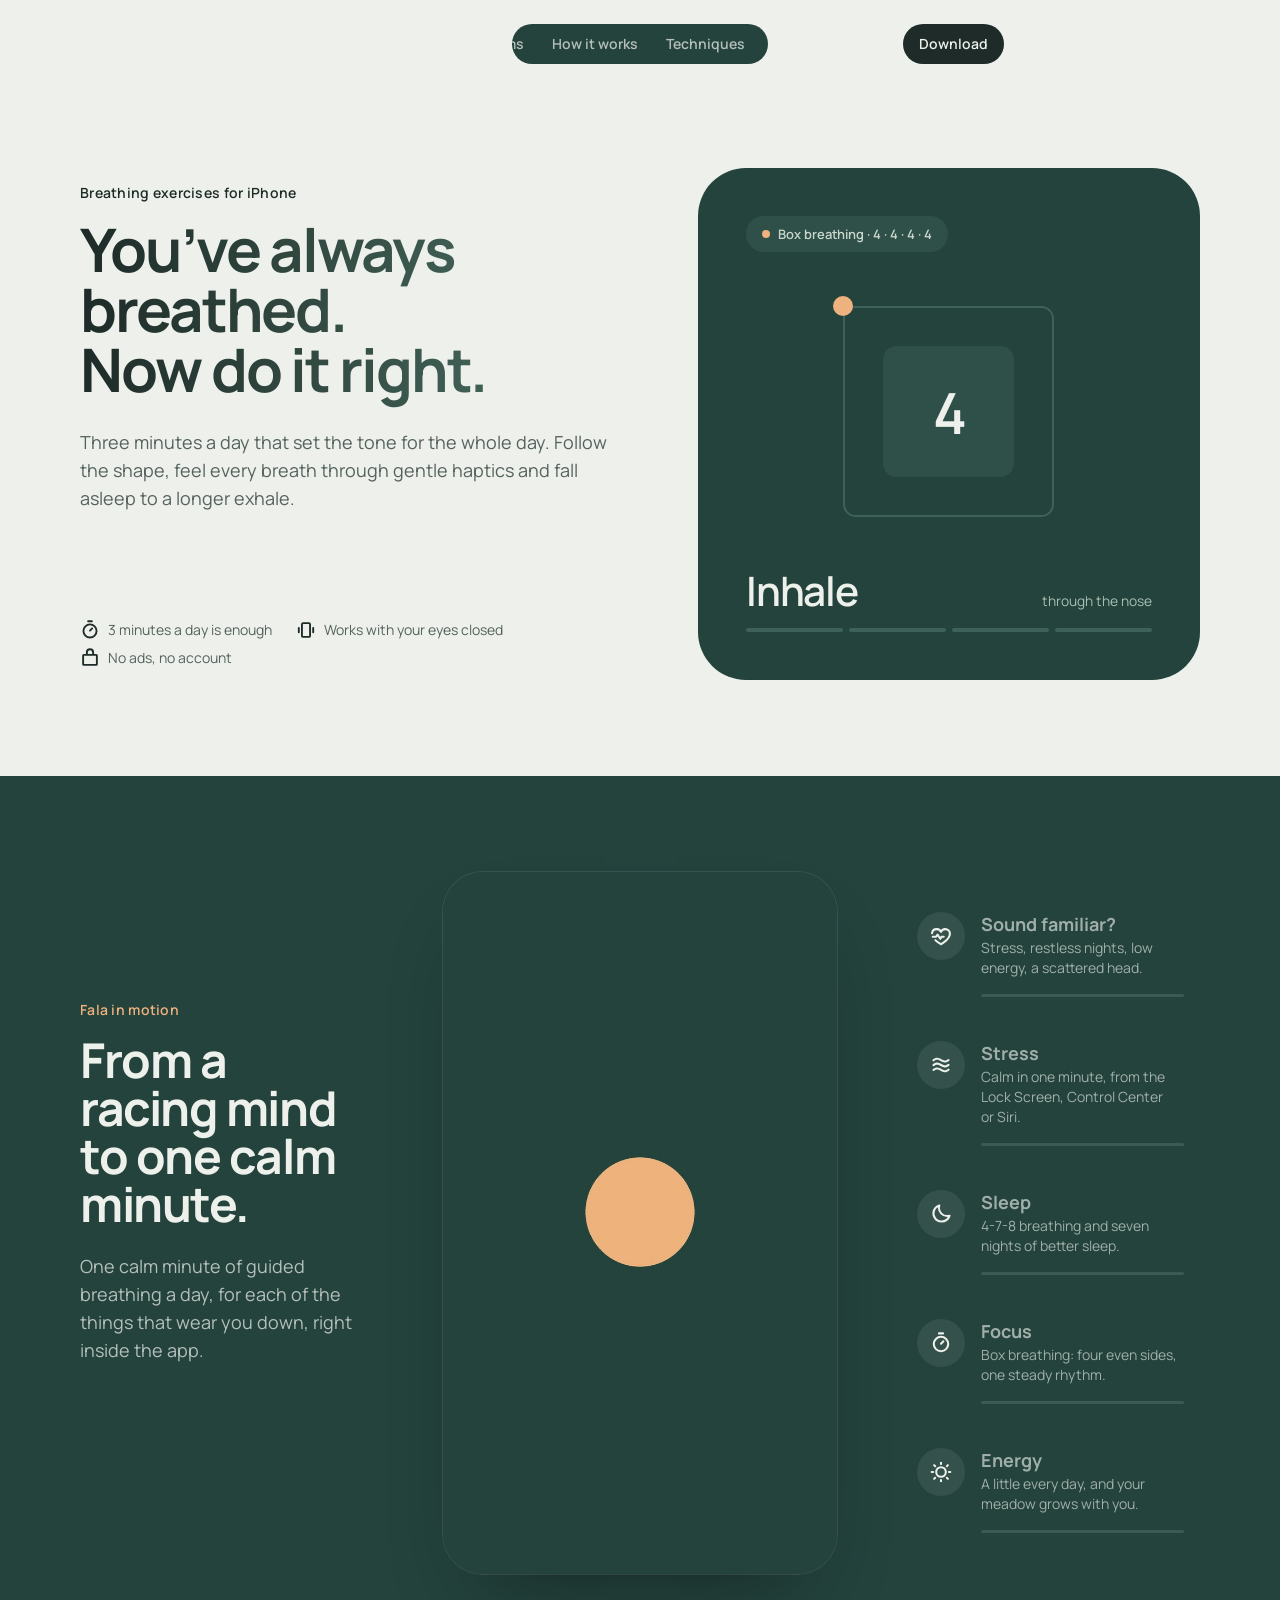
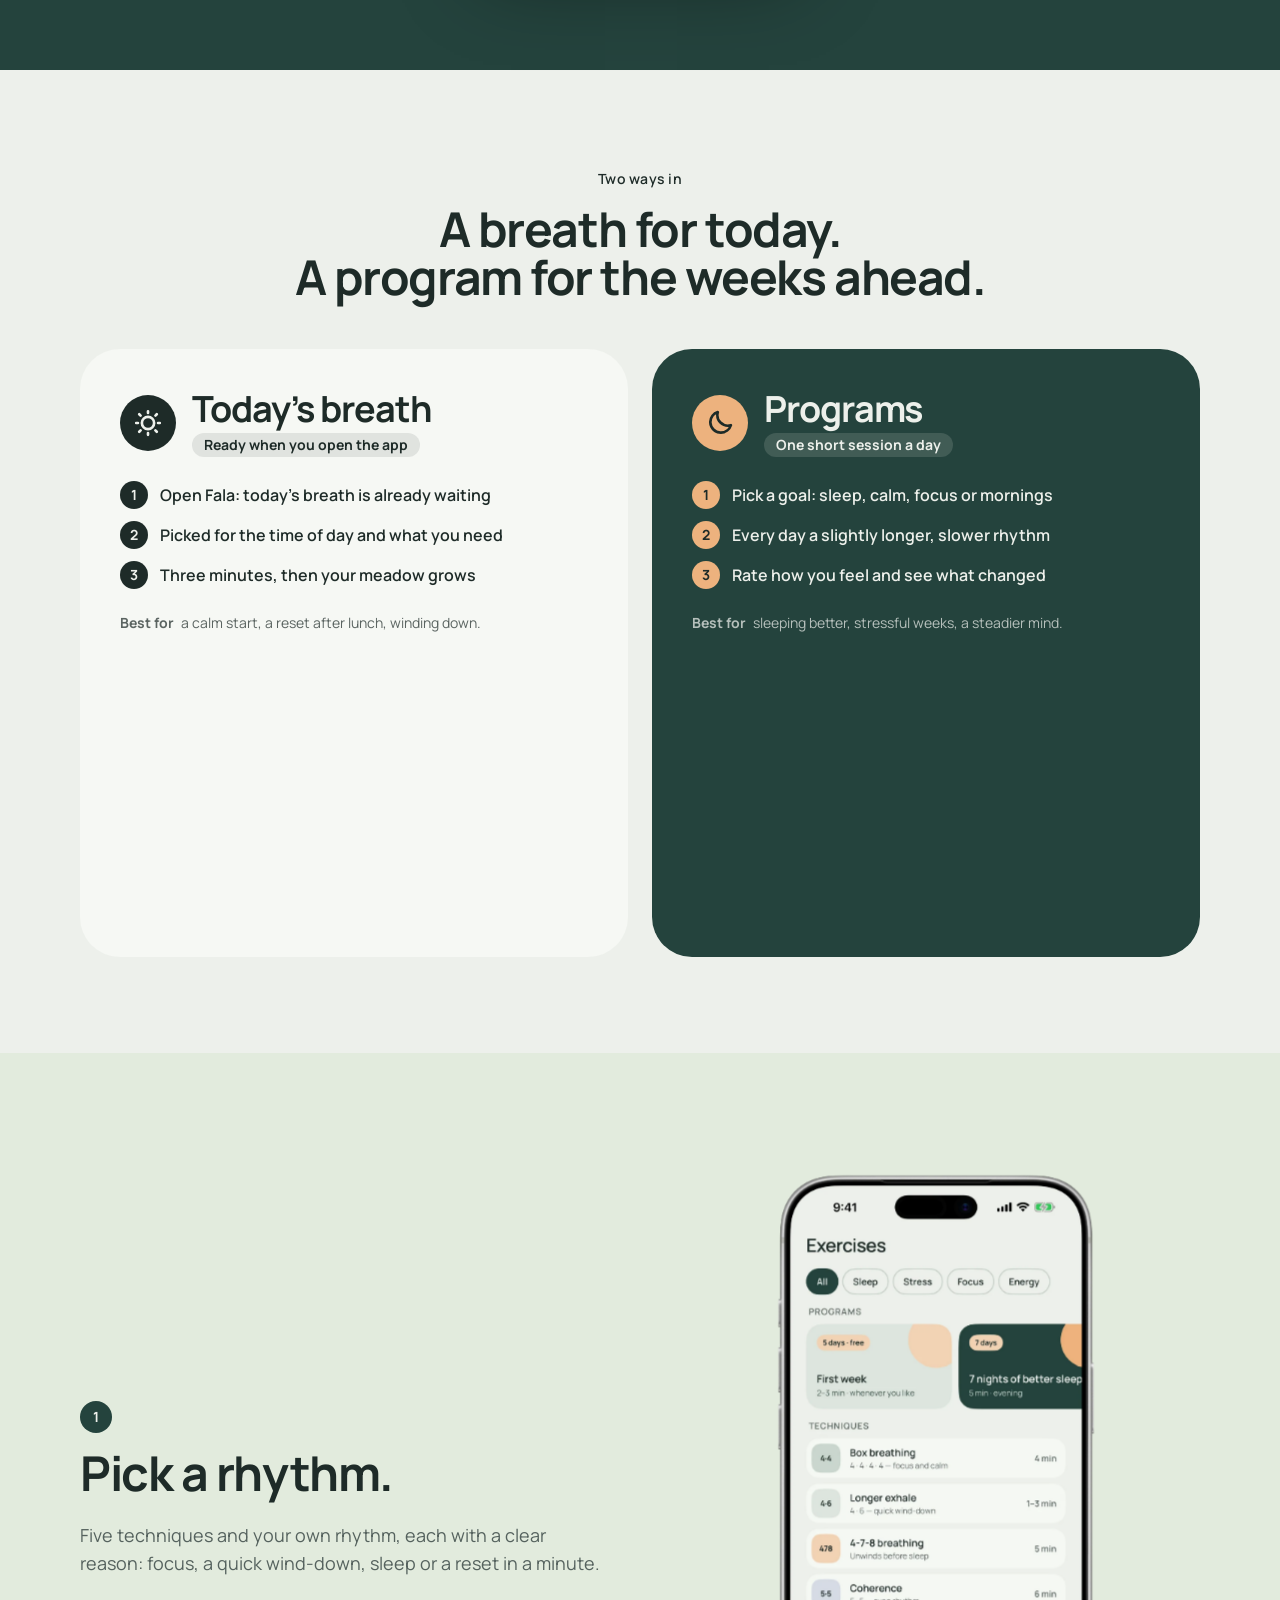
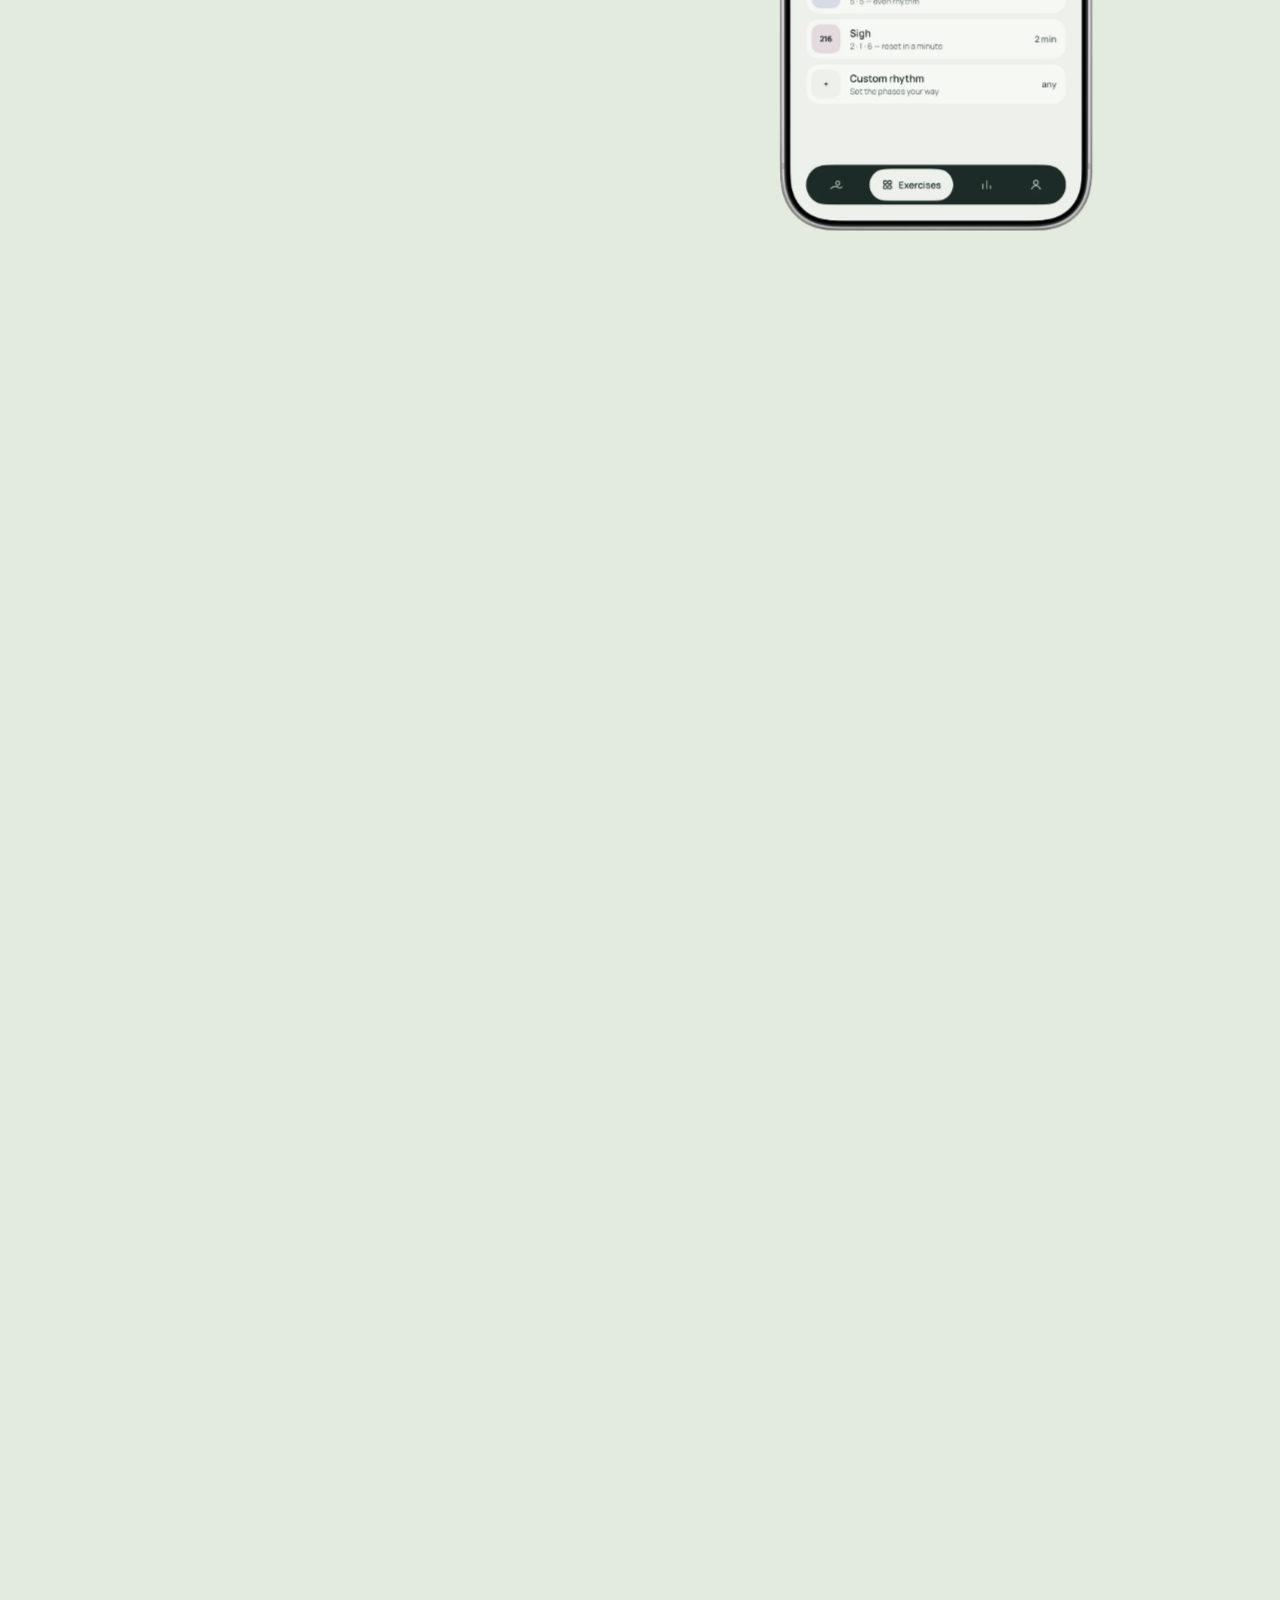
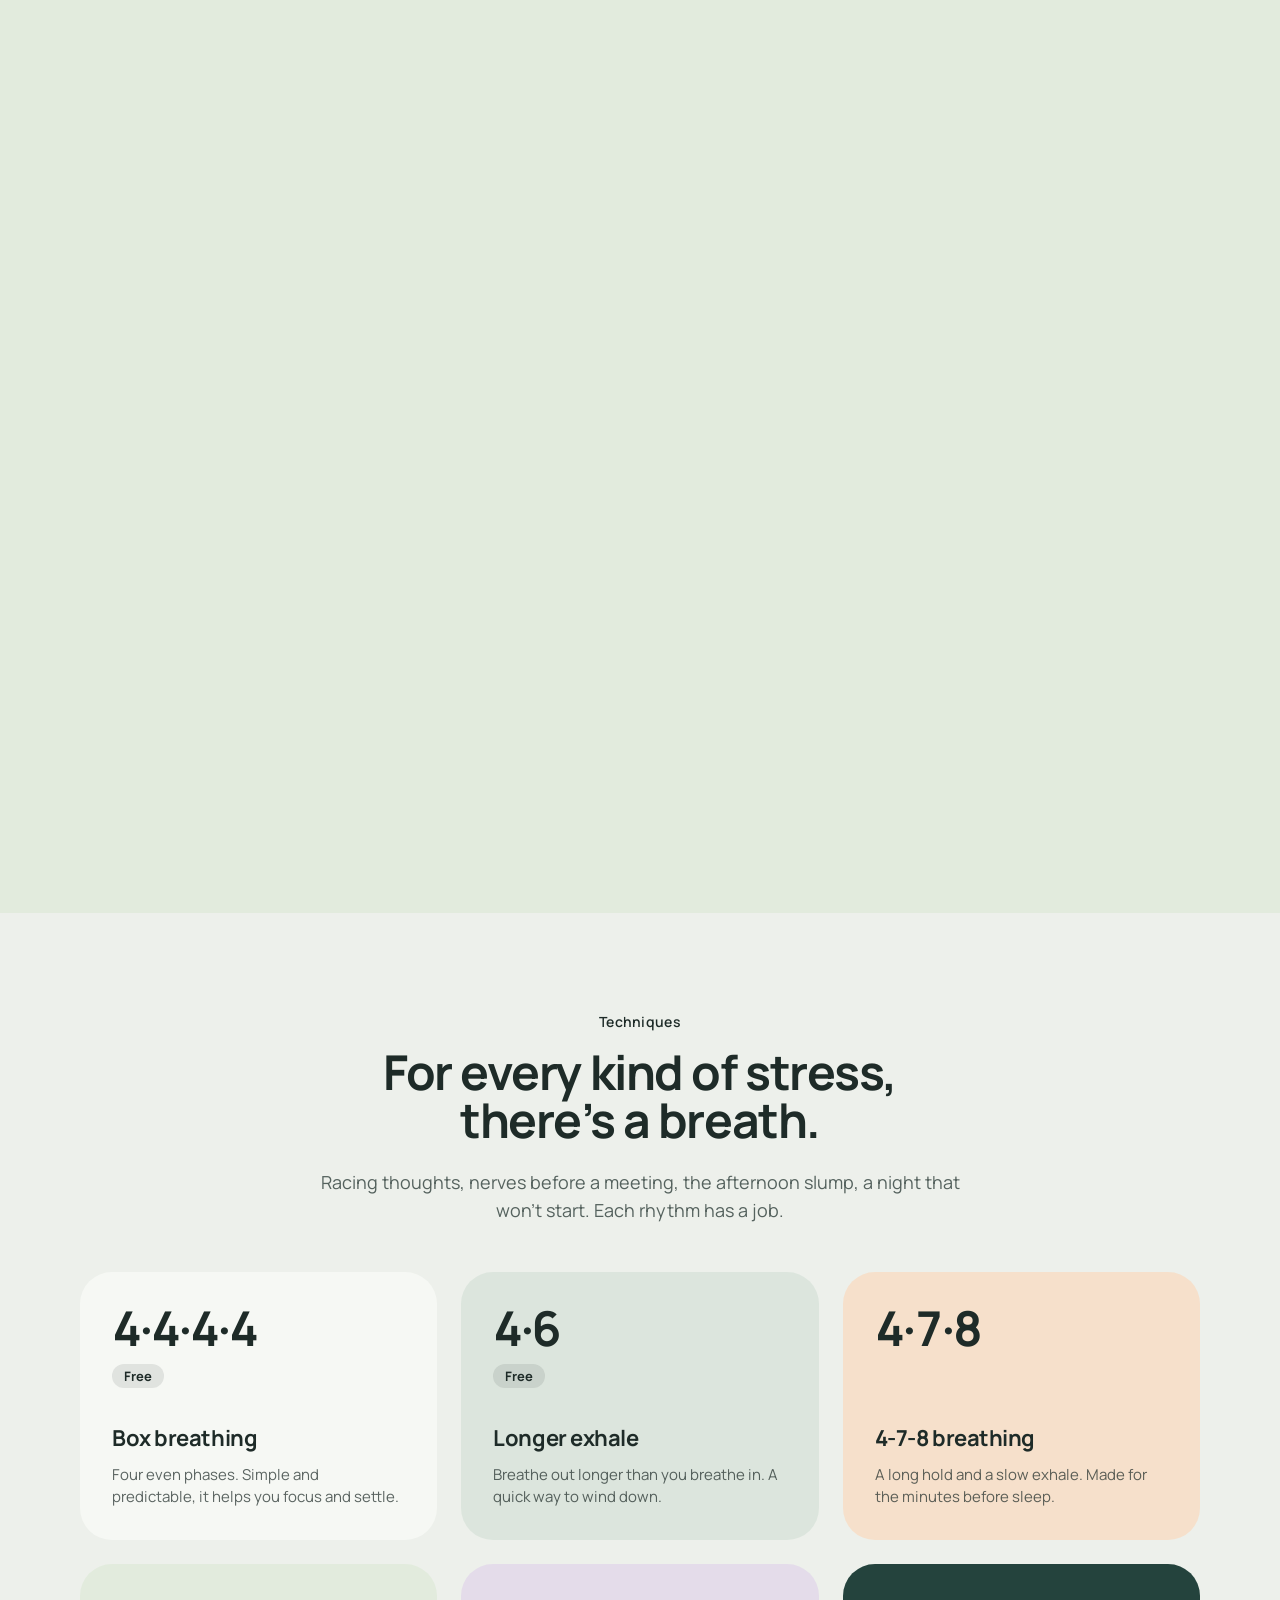
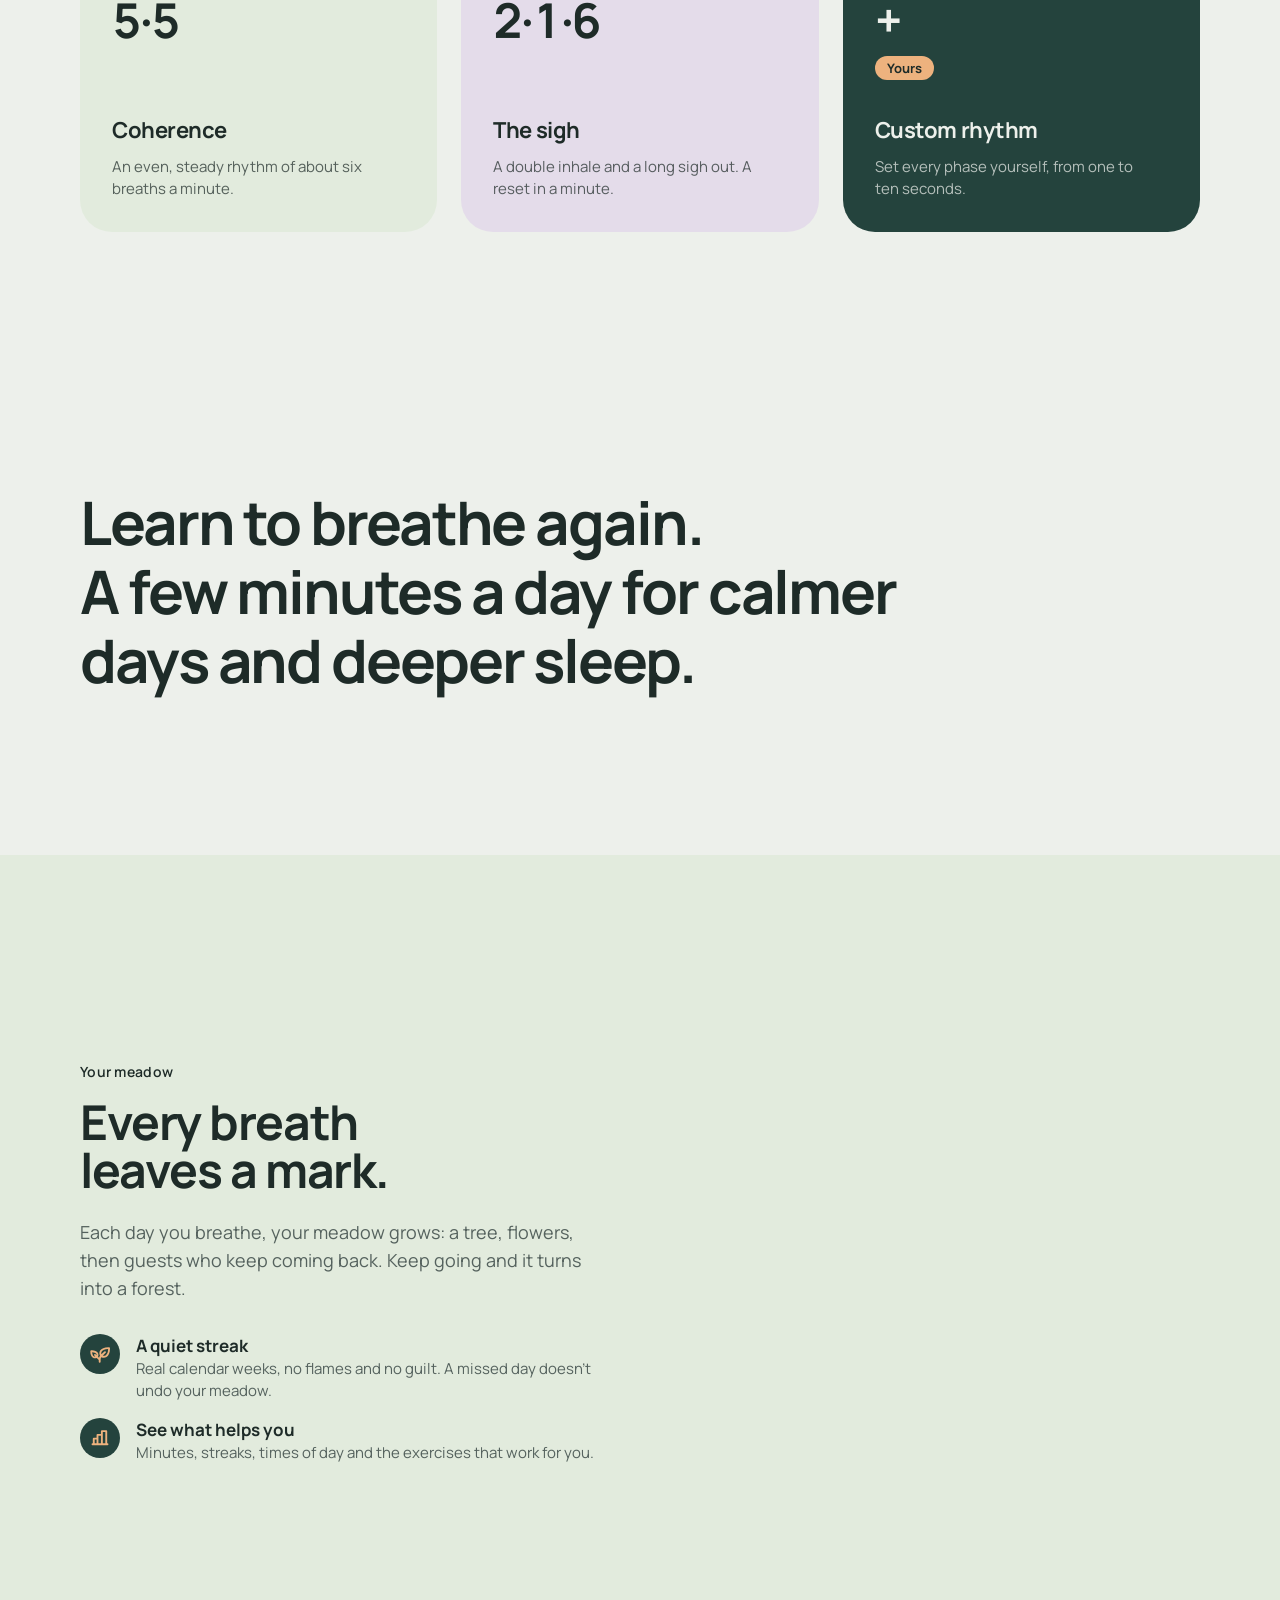
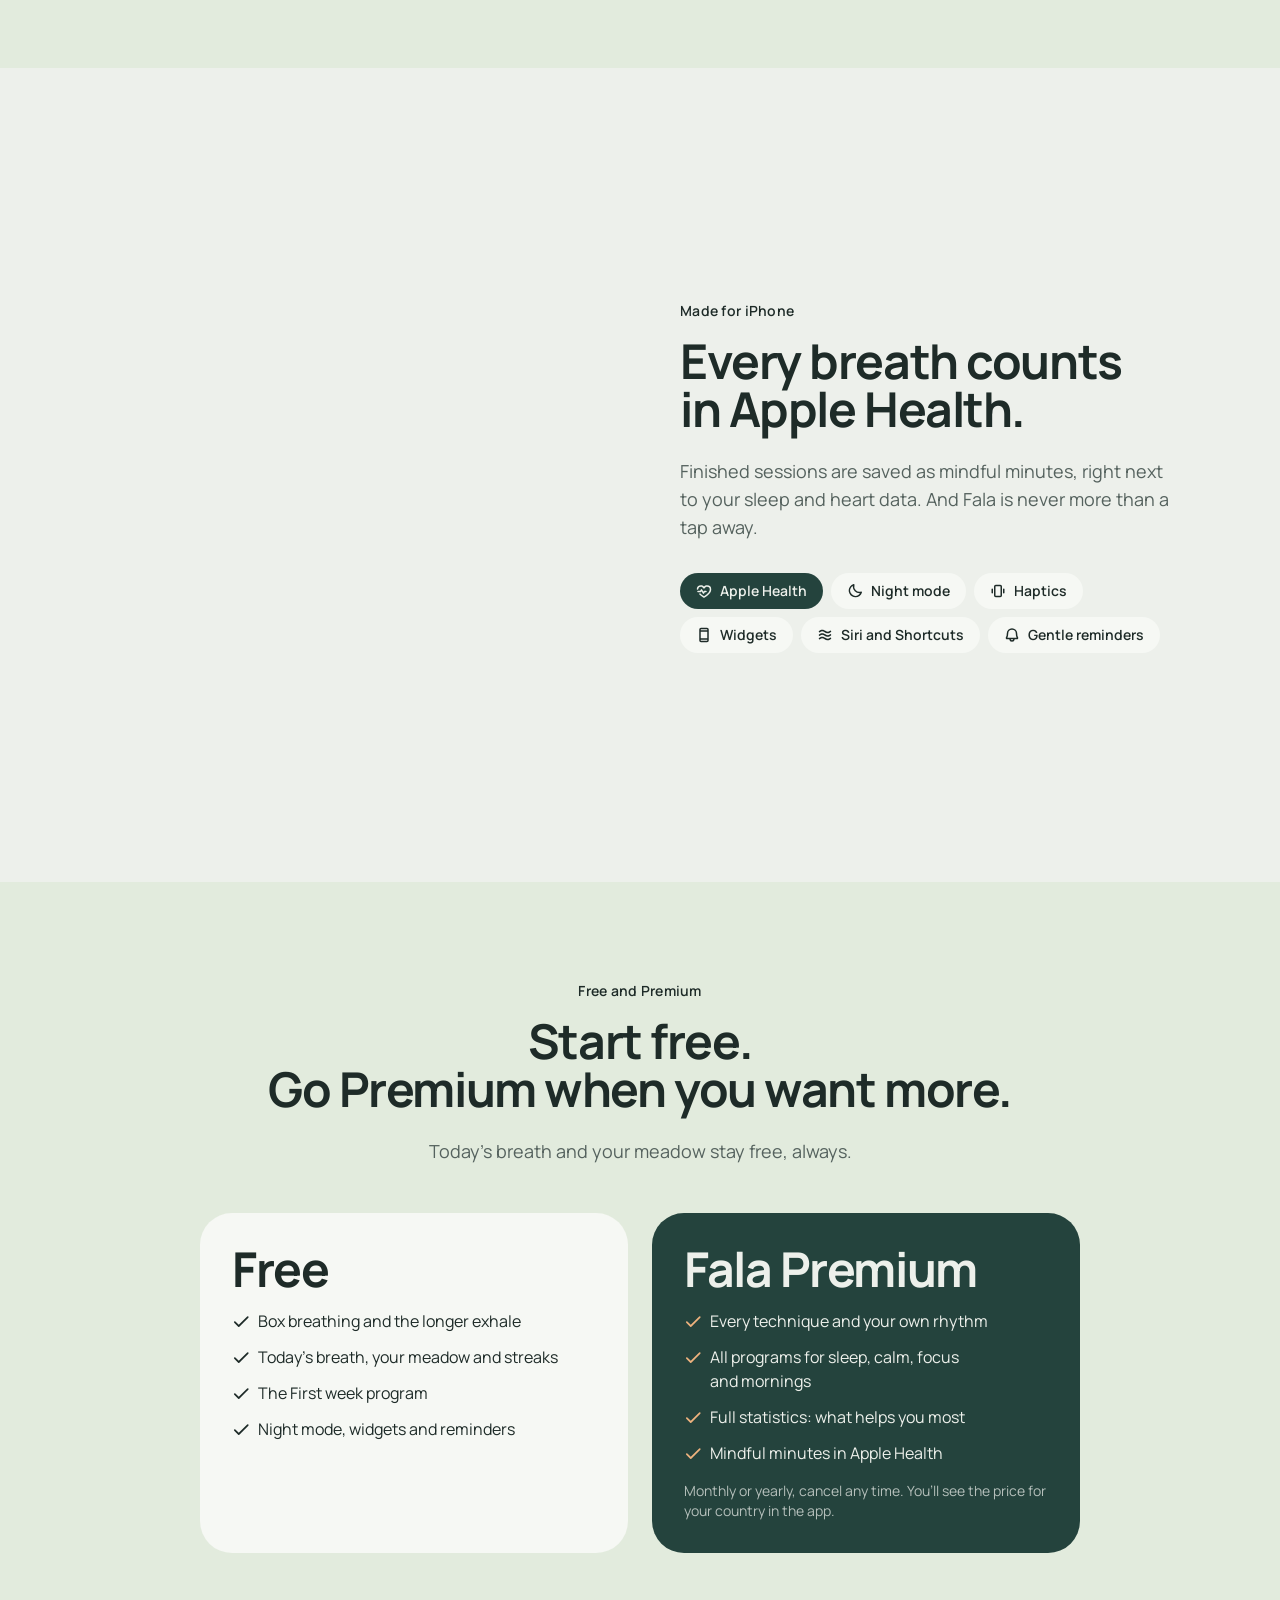
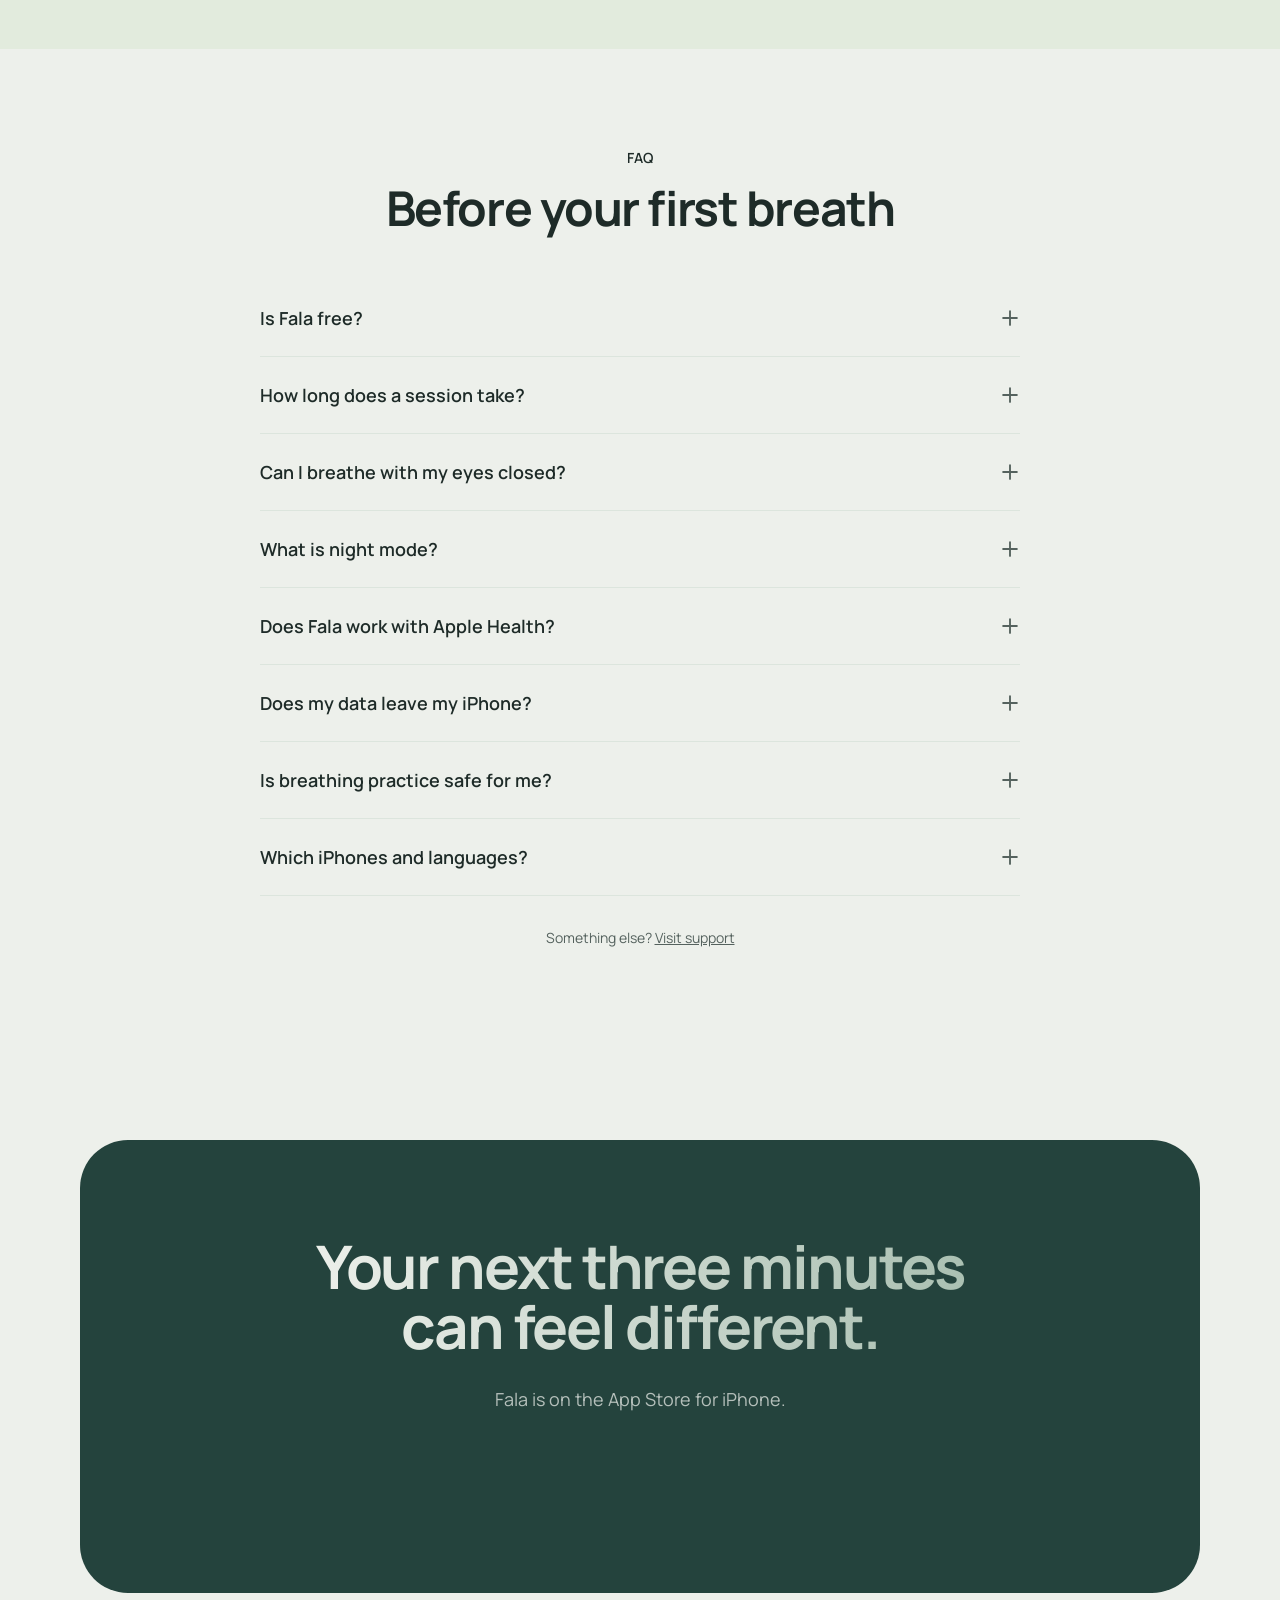
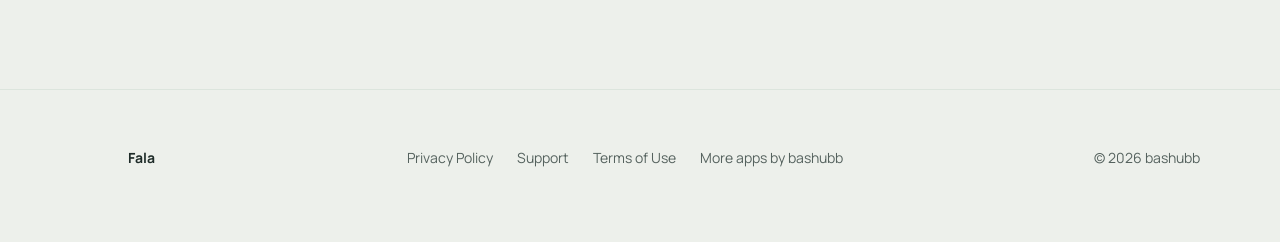
<file: docs/index.html>
<!doctype html>
<html lang="en" class="no-js" data-store="live">
<head>
<meta charset="utf-8">
<meta name="viewport" content="width=device-width, initial-scale=1, viewport-fit=cover">
<title>Fala: Breathing Exercises for Sleep and Calm, for iPhone</title>
<meta name="description" content="Fala is a calm place for a few minutes of breath a day. Follow the shape, feel the rhythm through gentle haptics, sleep better with step-by-step programs and watch your meadow grow. Now on the App Store for iPhone.">
<link rel="canonical" href="https://bashubb.com/fala/">
<meta name="theme-color" content="#edf0eb">
<meta name="color-scheme" content="light">
<meta property="og:type" content="website">
<meta property="og:site_name" content="Fala">
<meta property="og:title" content="Fala: You’ve always breathed. Now do it right.">
<meta property="og:description" content="Three minutes of guided breathing a day for calmer days and deeper sleep. Now on the App Store for iPhone.">
<meta property="og:url" content="https://bashubb.com/fala/">
<meta property="og:image" content="https://bashubb.com/fala/assets/social-preview.jpg">
<meta property="og:image:width" content="1200">
<meta property="og:image:height" content="630">
<meta property="og:image:alt" content="Fala: learn to breathe again. Breathing exercises for iPhone with a meadow that grows with you.">
<meta name="twitter:card" content="summary_large_image">
<meta name="twitter:image" content="https://bashubb.com/fala/assets/social-preview.jpg">
<meta name="twitter:image:alt" content="Fala: learn to breathe again. Breathing exercises for iPhone with a meadow that grows with you.">
<link rel="icon" href="assets/fav/favicon-32.png" type="image/png" sizes="32x32">
<link rel="icon" href="assets/fav/favicon-48.png" type="image/png" sizes="48x48">
<link rel="icon" href="assets/fav/favicon-192.png" type="image/png" sizes="192x192">
<link rel="apple-touch-icon" href="assets/fav/apple-touch-icon.png">
<link rel="preload" href="assets/fonts/manrope-latin.woff2" as="font" type="font/woff2" crossorigin>
<link rel="stylesheet" href="assets/landing.css?v=4">
<link rel="stylesheet" href="assets/fala.css?v=4">
<script type="application/ld+json">
{
  "@context": "https://schema.org",
  "@type": "SoftwareApplication",
  "name": "Fala",
  "url": "https://bashubb.com/fala/",
  "applicationCategory": "HealthApplication",
  "operatingSystem": "iOS 17.0 or later",
  "image": "https://bashubb.com/fala/assets/icon-512.png",
  "description": "A breathing exercise app for iPhone: guided rhythms you follow with your eyes and feel through haptics, step-by-step programs for sleep and stress, a night mode and a meadow that grows with every day you breathe.",
  "publisher": {"@type": "Organization", "name": "bashubb", "url": "https://bashubb.com/"},
  "downloadUrl": "https://apps.apple.com/app/id6825029130",
  "offers": {"@type": "Offer", "price": "0", "priceCurrency": "USD"}
}
</script>
<script type="application/ld+json">
{
  "@context": "https://schema.org",
  "@type": "FAQPage",
  "mainEntity": [
    {"@type": "Question", "name": "Is Fala free?", "acceptedAnswer": {"@type": "Answer", "text": "Yes. Box breathing, the longer exhale, today’s breath, your meadow and the First week program are free. Fala Premium unlocks every technique, your own rhythm, all programs, full statistics and Apple Health."}},
    {"@type": "Question", "name": "How long does a session take?", "acceptedAnswer": {"@type": "Answer", "text": "Most sessions take two to five minutes. Three minutes a day is enough to feel the difference in your rhythm."}},
    {"@type": "Question", "name": "Does Fala work with Apple Health?", "acceptedAnswer": {"@type": "Answer", "text": "Yes, with Fala Premium. Turn on Apple Health in Profile and every finished session is saved as mindful minutes. Fala only writes to Apple Health and never reads from it."}},
    {"@type": "Question", "name": "Does my data leave my iPhone?", "acceptedAnswer": {"@type": "Answer", "text": "No. Your sessions, ratings and settings stay on your iPhone. Only your subscription status is checked with Apple and our purchase provider. There is no account, no ads and no tracking."}}
  ]
}
</script>
</head>
<body>
<svg width="0" height="0" style="position:absolute" aria-hidden="true"><symbol id="i-apple-logo" viewBox="0 0 256 256" fill="currentColor"><path d="M227,168a12,12,0,0,0-4.21-5.09C207.25,152.22,204,133.68,204,120c0-16.17,12.68-30.6,20.25-37.76a12,12,0,0,0,0-17.43C210.89,52.17,188.81,44,168,44a76.29,76.29,0,0,0-40,11.37,75.59,75.59,0,0,0-93.58,11A78.64,78.64,0,0,0,12,123.51,131,131,0,0,0,53.43,216,43.81,43.81,0,0,0,83.6,228h87.69a43.87,43.87,0,0,0,32.05-13.85,127.63,127.63,0,0,0,18.4-25.39c1.57-2.88,3-5.71,4.14-8.41C227.47,176.67,229.12,172.87,227,168Zm-41.23,29.82A19.78,19.78,0,0,1,171.29,204H83.6a19.85,19.85,0,0,1-13.7-5.42A107.18,107.18,0,0,1,36,122.88,54.49,54.49,0,0,1,51.5,83.28,50.86,50.86,0,0,1,88,68h.72A51.5,51.5,0,0,1,120.48,79.4a12,12,0,0,0,15,0A51.41,51.41,0,0,1,168,68a67.24,67.24,0,0,1,29.88,7.4C186.26,89.66,180,105.13,180,120c0,23.33,7.47,42.89,21.25,56.19A103.3,103.3,0,0,1,185.76,197.81ZM128.75,13A43.83,43.83,0,0,1,142.17,1.51a12,12,0,0,1,11.64,21,19.84,19.84,0,0,0-6.11,5.24A12,12,0,0,1,128.75,13Z"/></symbol><symbol id="i-bell" viewBox="0 0 256 256" fill="currentColor"><path d="M225.29,165.93C216.61,151,212,129.57,212,104a84,84,0,0,0-168,0c0,25.58-4.59,47-13.27,61.93A20.08,20.08,0,0,0,30.66,186,19.77,19.77,0,0,0,48,196H84.18a44,44,0,0,0,87.64,0H208a19.77,19.77,0,0,0,17.31-10A20.08,20.08,0,0,0,225.29,165.93ZM128,212a20,20,0,0,1-19.6-16h39.2A20,20,0,0,1,128,212ZM54.66,172C63.51,154,68,131.14,68,104a60,60,0,0,1,120,0c0,27.13,4.48,50,13.33,68Z"/></symbol><symbol id="i-chart-bar" viewBox="0 0 256 256" fill="currentColor"><path d="M224,196h-4V40a12,12,0,0,0-12-12H152a12,12,0,0,0-12,12V76H96A12,12,0,0,0,84,88v36H48a12,12,0,0,0-12,12v60H32a12,12,0,0,0,0,24H224a12,12,0,0,0,0-24ZM164,52h32V196H164Zm-56,48h32v96H108ZM60,148H84v48H60Z"/></symbol><symbol id="i-check" viewBox="0 0 256 256" fill="currentColor"><path d="M232.49,80.49l-128,128a12,12,0,0,1-17,0l-56-56a12,12,0,1,1,17-17L96,183,215.51,63.51a12,12,0,0,1,17,17Z"/></symbol><symbol id="i-device-mobile" viewBox="0 0 256 256" fill="currentColor"><path d="M176,12H80A28,28,0,0,0,52,40V216a28,28,0,0,0,28,28h96a28,28,0,0,0,28-28V40A28,28,0,0,0,176,12ZM76,76H180V180H76Zm4-40h96a4,4,0,0,1,4,4V52H76V40A4,4,0,0,1,80,36Zm96,184H80a4,4,0,0,1-4-4V204H180v12A4,4,0,0,1,176,220Z"/></symbol><symbol id="i-heartbeat" viewBox="0 0 256 256" fill="currentColor"><path d="M71.76,148H31.7a12,12,0,1,1,0-24H65.33l12.45-18.66a12,12,0,0,1,20,0l22,33,6-9a12,12,0,0,1,10-5.34h24a12,12,0,1,1,0,24h-17.6l-12.46,18.66a12,12,0,0,1-20,0l-22-33-6,9A12,12,0,0,1,71.76,148ZM177.91,36c-20.12,0-38,7.93-50.07,21.56C115.74,43.93,97.89,36,77.76,36A66,66,0,0,0,12.07,94.68,12,12,0,0,0,36,97.32,42,42,0,0,1,77.76,60c17.83,0,32.75,9.4,38.95,24.54a12,12,0,0,0,22.25,0C145.16,69.4,160.08,60,177.91,60A42.08,42.08,0,0,1,220,102c0,29.42-25.86,57.77-47.56,76.36a329,329,0,0,1-44.58,31.81c-10.87-6.45-35.37-22-56.51-42.73a12,12,0,1,0-16.84,17.12c30.39,29.81,66.15,49.2,67.66,50a12.06,12.06,0,0,0,11.39,0C138,232.14,244,174.34,244,102A66.12,66.12,0,0,0,177.91,36Z"/></symbol><symbol id="i-lock-simple" viewBox="0 0 256 256" fill="currentColor"><path d="M208,76H180V56A52,52,0,0,0,76,56V76H48A20,20,0,0,0,28,96V208a20,20,0,0,0,20,20H208a20,20,0,0,0,20-20V96A20,20,0,0,0,208,76ZM100,56a28,28,0,0,1,56,0V76H100ZM204,204H52V100H204Z"/></symbol><symbol id="i-moon" viewBox="0 0 256 256" fill="currentColor"><path d="M236.37,139.4a12,12,0,0,0-12-3A84.07,84.07,0,0,1,119.6,31.59a12,12,0,0,0-15-15A108.86,108.86,0,0,0,49.69,55.07,108,108,0,0,0,136,228a107.09,107.09,0,0,0,64.93-21.69,108.86,108.86,0,0,0,38.44-54.94A12,12,0,0,0,236.37,139.4Zm-49.88,47.74A84,84,0,0,1,68.86,69.51,84.93,84.93,0,0,1,92.27,48.29Q92,52.13,92,56A108.12,108.12,0,0,0,200,164q3.87,0,7.71-.27A84.79,84.79,0,0,1,186.49,187.14Z"/></symbol><symbol id="i-plant" viewBox="0 0 256 256" fill="currentColor"><path d="M255.62,51.65a12,12,0,0,0-11.27-11.27c-53.27-3.13-96.2,13.36-114.84,44.14-12.14,20-12.56,44.17-1.46,67.3a75.14,75.14,0,0,0-12.28,23l-12.66-12.66c7.19-16.77,6.43-34.11-2.4-48.69C86.73,90.36,54.89,78,15.55,80.27A12,12,0,0,0,4.28,91.55C2,130.89,14.36,162.73,37.45,176.71a49.76,49.76,0,0,0,26,7.27,57.54,57.54,0,0,0,22.7-4.87L112,205v23a12,12,0,0,0,24,0V198.51a51.63,51.63,0,0,1,9.49-29.95,76.82,76.82,0,0,0,32.1,7.39,64.91,64.91,0,0,0,33.89-9.46C242.25,147.85,258.76,104.92,255.62,51.65ZM49.88,156.18c-13.19-8-21.18-27.46-21.83-52.13,24.67.65,44.14,8.64,52.13,21.83a26,26,0,0,1,3.63,17L72.48,131.51a12,12,0,0,0-17,17l11.34,11.34A26.27,26.27,0,0,1,49.88,156.18ZM199.05,146c-10.66,6.45-23,7.67-35.81,3.76l37.25-37.24a12,12,0,0,0-17-17l-37.25,37.24C142.37,120,143.59,107.61,150,97c12.7-21,42.65-33,81.32-33H232C232.14,103,220.14,133.18,199.05,146Z"/></symbol><symbol id="i-plus" viewBox="0 0 256 256" fill="currentColor"><path d="M228,128a12,12,0,0,1-12,12H140v76a12,12,0,0,1-24,0V140H40a12,12,0,0,1,0-24h76V40a12,12,0,0,1,24,0v76h76A12,12,0,0,1,228,128Z"/></symbol><symbol id="i-sun" viewBox="0 0 256 256" fill="currentColor"><path d="M116,36V20a12,12,0,0,1,24,0V36a12,12,0,0,1-24,0Zm80,92a68,68,0,1,1-68-68A68.07,68.07,0,0,1,196,128Zm-24,0a44,44,0,1,0-44,44A44.05,44.05,0,0,0,172,128ZM51.51,68.49a12,12,0,1,0,17-17l-12-12a12,12,0,0,0-17,17Zm0,119-12,12a12,12,0,0,0,17,17l12-12a12,12,0,1,0-17-17ZM196,72a12,12,0,0,0,8.49-3.51l12-12a12,12,0,0,0-17-17l-12,12A12,12,0,0,0,196,72Zm8.49,115.51a12,12,0,0,0-17,17l12,12a12,12,0,0,0,17-17ZM48,128a12,12,0,0,0-12-12H20a12,12,0,0,0,0,24H36A12,12,0,0,0,48,128Zm80,80a12,12,0,0,0-12,12v16a12,12,0,0,0,24,0V220A12,12,0,0,0,128,208Zm108-92H220a12,12,0,0,0,0,24h16a12,12,0,0,0,0-24Z"/></symbol><symbol id="i-timer" viewBox="0 0 256 256" fill="currentColor"><path d="M128,44a96,96,0,1,0,96,96A96.11,96.11,0,0,0,128,44Zm0,168a72,72,0,1,1,72-72A72.08,72.08,0,0,1,128,212ZM164.49,99.51a12,12,0,0,1,0,17l-28,28a12,12,0,0,1-17-17l28-28A12,12,0,0,1,164.49,99.51ZM92,16A12,12,0,0,1,104,4h48a12,12,0,0,1,0,24H104A12,12,0,0,1,92,16Z"/></symbol><symbol id="i-vibrate" viewBox="0 0 256 256" fill="currentColor"><path d="M164,28H92A28,28,0,0,0,64,56V200a28,28,0,0,0,28,28h72a28,28,0,0,0,28-28V56A28,28,0,0,0,164,28Zm4,172a4,4,0,0,1-4,4H92a4,4,0,0,1-4-4V56a4,4,0,0,1,4-4h72a4,4,0,0,1,4,4Zm64-100v56a12,12,0,0,1-24,0V100a12,12,0,0,1,24,0ZM48,100v56a12,12,0,0,1-24,0V100a12,12,0,0,1,24,0Z"/></symbol><symbol id="i-waves" viewBox="0 0 256 256" fill="currentColor"><path d="M225.24,174.74a12,12,0,0,1-1.58,16.89C205.49,206.71,189.06,212,174.15,212c-19.76,0-36.86-9.29-51.88-17.44-25.06-13.62-44.86-24.37-74.61.3a12,12,0,1,1-15.32-18.48c42.25-35,75-17.23,101.39-2.92,25.06,13.61,44.86,24.37,74.61-.3A12,12,0,0,1,225.24,174.74Zm-16.9-57.59c-29.75,24.67-49.55,13.91-74.61.3-26.35-14.3-59.14-32.11-101.39,2.92a12,12,0,0,0,15.32,18.48c29.75-24.67,49.55-13.92,74.61-.3,15,8.15,32.12,17.44,51.88,17.44,14.91,0,31.34-5.29,49.51-20.36a12,12,0,0,0-15.32-18.48ZM47.66,82.84c29.75-24.67,49.55-13.92,74.61-.3,15,8.15,32.12,17.44,51.88,17.44,14.91,0,31.34-5.29,49.51-20.36a12,12,0,0,0-15.32-18.48c-29.75,24.67-49.55,13.92-74.61.3-26.35-14.3-59.14-32.11-101.39,2.93A12,12,0,1,0,47.66,82.84Z"/></symbol></svg>

<a class="skip" href="#main">Skip to content</a>

<nav class="island" aria-label="Main navigation">
  <a class="brand" href="./"><img src="assets/icon-128.png" alt="" width="28" height="28">Fala</a>
  <div class="links">
    <a href="#two">Today and programs</a>
    <a href="#how">How it works</a>
    <a href="#techniques">Techniques</a>
    <a href="#pricing">Pricing</a>
    <a href="#faq">FAQ</a>
  </div>
  <span class="btn sm cta when-soon" aria-disabled="true">Coming soon</span>
  <a class="btn sm cta when-live" href="https://apps.apple.com/app/id6825029130" data-store-link>Download</a>
  <button class="burger" type="button" aria-expanded="false" aria-controls="menu" aria-label="Open menu"><span></span><span></span></button>
</nav>
<div class="menu" id="menu">
  <a href="#two">Today and programs</a>
  <a href="#how">How it works</a>
  <a href="#techniques">Techniques</a>
  <a href="#pricing">Pricing</a>
  <a href="#faq">FAQ</a>
  <a href="support/">Support</a>
</div>

<main id="main">
<section class="m-only film-intro" data-film-intro aria-label="Fala in 45 seconds: stress, restless sleep, low energy and a scattered head, each answered by a minute of guided breathing">
  <video muted playsinline preload="auto" data-end="45.2" data-tall="assets/media/fala-film.mp4" data-tall-poster="assets/media/fala-film-poster.jpg" data-wide="assets/media/fala-film.mp4" data-wide-poster="assets/media/fala-film-poster.jpg" aria-label="The breath dot breathes and rolls along a wave; stress, sleep, energy and focus cards; the wave calms the stress gauge; 4-7-8 breathing for sleep, box breathing for focus, and a meadow that grows on the Today screen"></video>
  <button class="film-intro-skip" type="button">Skip</button>
  <div class="film-intro-ui" aria-hidden="true"><span class="film-intro-hint">Swipe up hard to skip</span></div>
</section>
<section class="hero" aria-labelledby="hero-title">
  <div class="wrap hero-grid">
    <div class="reveal m-fit">
      <span class="eyebrow">Breathing exercises for iPhone</span>
      <h1 class="hero-title" id="hero-title">You’ve always breathed.<br>Now do it right.</h1>
      <p class="lead">Three minutes a day that set the tone for the whole day. Follow the shape, feel every breath through gentle haptics and fall asleep to a longer exhale.</p>
      <div class="cta-row">
        <span class="btn when-soon" aria-disabled="true"><svg aria-hidden="true"><use href="#i-apple-logo"/></svg>Coming soon to the App Store</span>
        <a class="store-badge when-live" href="https://apps.apple.com/app/id6825029130" data-store-link><img src="assets/app-store-badge.svg" alt="Download on the App Store" width="156" height="52"></a>
      </div>
      <ul class="proof" aria-label="Highlights">
        <li><svg aria-hidden="true"><use href="#i-timer"/></svg>3 minutes a day is enough</li>
        <li><svg aria-hidden="true"><use href="#i-vibrate"/></svg>Works with your eyes closed</li>
        <li><svg aria-hidden="true"><use href="#i-lock-simple"/></svg>No ads, no account</li>
      </ul>
    </div>
    <div class="breath-card reveal d1" id="breath" role="img" aria-label="Box breathing: a dot walks around a square, four seconds in, hold, out and hold, while the square slowly fills and empties">
      <span class="label"><i></i>Box breathing · 4 · 4 · 4 · 4</span>
      <div class="stage"><div class="box"><span class="lung"></span><span class="track"></span><span class="count">4</span><span class="dot"></span></div></div>
      <div>
        <div class="phase"><b>Inhale</b><span>through the nose</span></div>
        <div class="rhythm" aria-hidden="true"><i></i><i></i><i></i><i></i></div>
      </div>
    </div>
  </div>
</section>

<section class="d-only film-band" id="film" aria-labelledby="film-title">
  <div class="wrap film-grid">
    <div class="film-copy reveal">
      <span class="eyebrow">Fala in motion</span>
      <h2 class="title" id="film-title">From a racing mind<br>to one calm minute.</h2>
      <p class="lead">One calm minute of guided breathing a day, for each of the things that wear you down, right inside the app.</p>
      <div class="cta-row">
        <a class="store-badge when-live" href="https://apps.apple.com/app/id6825029130" data-store-link><img src="assets/app-store-badge-white.svg" alt="Download on the App Store" width="156" height="52"></a>
      </div>
    </div>
    <div class="film-card reveal d1">
      <video id="film-video" muted playsinline loop preload="none" poster="assets/media/fala-film-poster.jpg" aria-label="The breath dot breathes and rolls along a wave; stress, sleep, energy and focus cards; the wave calms the stress gauge; 4-7-8 breathing for sleep, box breathing for focus, and a meadow that grows on the Today screen"><source src="assets/media/fala-film.mp4" type="video/mp4"></video>
    </div>
    <ol class="chapters reveal d2" aria-label="In the film">
      <li><button class="chapter" type="button" data-from="0" data-to="11.5"><span class="ic"><svg aria-hidden="true"><use href="#i-heartbeat"/></svg></span><span class="txt"><b>Sound familiar?</b><span>Stress, restless nights, low energy, a scattered head.</span></span><i class="bar"></i></button></li>
      <li><button class="chapter" type="button" data-from="11.5" data-to="18.5"><span class="ic"><svg aria-hidden="true"><use href="#i-waves"/></svg></span><span class="txt"><b>Stress</b><span>Calm in one minute, from the Lock Screen, Control Center or Siri.</span></span><i class="bar"></i></button></li>
      <li><button class="chapter" type="button" data-from="18.5" data-to="26"><span class="ic"><svg aria-hidden="true"><use href="#i-moon"/></svg></span><span class="txt"><b>Sleep</b><span>4-7-8 breathing and seven nights of better sleep.</span></span><i class="bar"></i></button></li>
      <li><button class="chapter" type="button" data-from="26" data-to="34.4"><span class="ic"><svg aria-hidden="true"><use href="#i-timer"/></svg></span><span class="txt"><b>Focus</b><span>Box breathing: four even sides, one steady rhythm.</span></span><i class="bar"></i></button></li>
      <li><button class="chapter" type="button" data-from="34.4" data-to="42.2"><span class="ic"><svg aria-hidden="true"><use href="#i-sun"/></svg></span><span class="txt"><b>Energy</b><span>A little every day, and your meadow grows with you.</span></span><i class="bar"></i></button></li>
    </ol>
  </div>
</section>

<section class="pad" id="two" aria-labelledby="two-title">
  <div class="wrap">
    <div class="center reveal">
      <span class="eyebrow">Two ways in</span>
      <h2 class="title" id="two-title">A breath for today.<br>A program for the weeks ahead.</h2>
    </div>
    <div class="ways">
      <article class="way reveal" style="--c:var(--surface)">
        <div class="way-head">
          <span class="way-ic"><svg aria-hidden="true"><use href="#i-sun"/></svg></span>
          <div><h3>Today’s breath</h3><span class="way-time">Ready when you open the app</span></div>
        </div>
        <ol class="way-steps">
          <li><span>1</span>Open Fala: today’s breath is already waiting</li>
          <li><span>2</span>Picked for the time of day and what you need</li>
          <li><span>3</span>Three minutes, then your meadow grows</li>
        </ol>
        <p class="way-best"><b>Best for</b> a calm start, a reset after lunch, winding down.</p>
        <div class="way-phone"><div class="iphone" data-finish="pro-max-silver"><img class="front" src="assets/media/iphone-world.webp" alt="Today screen: a forest with a fox and a beaver, a 120 day streak and the program 7 nights of better sleep" width="840" height="1741" loading="lazy"></div></div>
      </article>
      <article class="way dark reveal" style="--c:var(--deep)">
        <div class="way-head">
          <span class="way-ic"><svg aria-hidden="true"><use href="#i-moon"/></svg></span>
          <div><h3>Programs</h3><span class="way-time">One short session a day</span></div>
        </div>
        <ol class="way-steps">
          <li><span>1</span>Pick a goal: sleep, calm, focus or mornings</li>
          <li><span>2</span>Every day a slightly longer, slower rhythm</li>
          <li><span>3</span>Rate how you feel and see what changed</li>
        </ol>
        <p class="way-best"><b>Best for</b> sleeping better, stressful weeks, a steadier mind.</p>
        <div class="way-phone"><div class="iphone" data-finish="pro-max-silver"><img class="front" src="assets/media/iphone-program.webp" alt="Program 7 nights of better sleep: two nights done, night three is 4-7-8 breathing for five minutes" width="840" height="1741" loading="lazy"></div></div>
      </article>
    </div>
  </div>
</section>

<section class="scene prism-scene d-only" id="how" data-scene="prism" aria-labelledby="how-title">
  <div class="scene-pin">
    <div class="wrap prism-grid">
      <div class="psteps">
        <div class="pstep on">
          <span class="num">1</span>
          <h2 class="title" id="how-title">Pick a rhythm.</h2>
          <p class="lead">Five techniques and your own rhythm, each with a clear reason: focus, a quick wind-down, sleep or a reset in a minute.</p>
        </div>
        <div class="pstep">
          <span class="num">2</span>
          <h2 class="title">Follow the shape.</h2>
          <p class="lead">A dot walks the shape of your rhythm. Inhale up, hold across, exhale down. Gentle haptics mark every phase, so you can close your eyes.</p>
        </div>
        <div class="pstep">
          <span class="num">3</span>
          <h2 class="title">Let the screen go dark.</h2>
          <p class="lead">In the evening, night mode dims everything and hides the controls until you tap. All that’s left is your exhale.</p>
        </div>
      </div>
      <div class="prism-view">
        <div class="iphone spin" id="spin" data-finish="pro-max-silver"><img class="front" id="spin-front" src="assets/media/iphone-library.webp" alt="Fala on iPhone: the list of techniques, a 4-7-8 session following a triangle, then the dark night mode" width="840" height="1741"></div>
      </div>
    </div>
  </div>
</section>

<section class="m-only m-sec how-m" id="how-m" aria-labelledby="how-m-title">
  <div class="how-m-grid">
    <div class="m-vis"><div class="iphone" id="m-spin" data-finish="pro-max-silver"><img class="front" id="m-spin-front" src="assets/media/iphone-library.webp" alt="Fala on iPhone: the list of techniques, a 4-7-8 session following a triangle, then the dark night mode" width="840" height="1741"></div></div>
    <div class="m-car" data-carousel="5000">
      <div class="m-track">
      <div class="m-txt"><span class="num">1</span><h2 class="title" id="how-m-title">Pick a rhythm.</h2><p class="lead">Five techniques and your own rhythm, each with a clear reason: focus, a quick wind-down, sleep or a reset in a minute.</p></div>
      <div class="m-txt"><span class="num">2</span><h2 class="title">Follow the shape.</h2><p class="lead">A dot walks the shape of your rhythm. Gentle haptics mark every phase, so you can close your eyes.</p></div>
      <div class="m-txt"><span class="num">3</span><h2 class="title">Let the screen go dark.</h2><p class="lead">Night mode dims everything and hides the controls until you tap. All that’s left is your exhale.</p></div>
      </div>
      <div class="m-dots"></div>
    </div>
  </div>
</section>

<section class="pad" id="techniques" aria-labelledby="tech-title">
  <div class="wrap">
    <div class="center reveal">
      <span class="eyebrow">Techniques</span>
      <h2 class="title" id="tech-title">For every kind of stress,<br>there’s a breath.</h2>
      <p class="lead">Racing thoughts, nerves before a meeting, the afternoon slump, a night that won’t start. Each rhythm has a job.</p>
    </div>
    <div class="tiles">
      <article class="tile reveal" style="--c:var(--surface)"><span class="big">4·4·4·4</span><span class="tag">Free</span><h3>Box breathing</h3><p>Four even phases. Simple and predictable, it helps you focus and settle.</p></article>
      <article class="tile reveal d1" style="--c:var(--mist)"><span class="big">4·6</span><span class="tag">Free</span><h3>Longer exhale</h3><p>Breathe out longer than you breathe in. A quick way to wind down.</p></article>
      <article class="tile reveal d2" style="--c:var(--apricot-soft)"><span class="big">4·7·8</span><h3>4-7-8 breathing</h3><p>A long hold and a slow exhale. Made for the minutes before sleep.</p></article>
      <article class="tile reveal" style="--c:var(--bg-2)"><span class="big">5·5</span><h3>Coherence</h3><p>An even, steady rhythm of about six breaths a minute.</p></article>
      <article class="tile reveal d1" style="--c:var(--lilac)"><span class="big">2·1·6</span><h3>The sigh</h3><p>A double inhale and a long sigh out. A reset in a minute.</p></article>
      <article class="tile dark reveal d2"><span class="big">+</span><span class="tag">Yours</span><h3>Custom rhythm</h3><p>Set every phase yourself, from one to ten seconds.</p></article>
    </div>
  </div>
</section>

<section class="tagline-band" aria-label="Fala in one line">
  <div class="wrap">
    <p class="tagline" data-tagline><span class="hl">Learn to breathe again.</span><br>A few minutes a day for calmer days and deeper sleep.</p>
  </div>
</section>

<section class="pad" style="background:var(--bg-2)" id="meadow" aria-labelledby="meadow-title">
  <div class="wrap split">
    <div class="reveal">
      <span class="eyebrow">Your meadow</span>
      <h2 class="title" id="meadow-title">Every breath<br>leaves a mark.</h2>
      <p class="lead">Each day you breathe, your meadow grows: a tree, flowers, then guests who keep coming back. Keep going and it turns into a forest.</p>
      <ul class="facts">
        <li><span><svg aria-hidden="true"><use href="#i-plant"/></svg></span><div><b>A quiet streak</b><p>Real calendar weeks, no flames and no guilt. A missed day doesn’t undo your meadow.</p></div></li>
        <li><span><svg aria-hidden="true"><use href="#i-chart-bar"/></svg></span><div><b>See what helps you</b><p>Minutes, streaks, times of day and the exercises that work for you.</p></div></li>
      </ul>
    </div>
    <div class="split-phone reveal d1"><div class="iphone" data-finish="pro-max-silver"><img class="front" src="assets/media/iphone-progress.webp" alt="Progress: 76 minutes this week, a 4 day streak, a 5 day best and 40 sessions" width="840" height="1741" loading="lazy"></div></div>
  </div>
</section>

<section class="pad" id="iphone" aria-labelledby="iphone-title">
  <div class="wrap split flip">
    <div class="reveal">
      <span class="eyebrow">Made for iPhone</span>
      <h2 class="title" id="iphone-title">Every breath counts<br>in Apple Health.</h2>
      <p class="lead">Finished sessions are saved as mindful minutes, right next to your sleep and heart data. And Fala is never more than a tap away.</p>
      <div class="chips">
        <span class="dark"><svg aria-hidden="true"><use href="#i-heartbeat"/></svg>Apple Health</span>
        <span><svg aria-hidden="true"><use href="#i-moon"/></svg>Night mode</span>
        <span><svg aria-hidden="true"><use href="#i-vibrate"/></svg>Haptics</span>
        <span><svg aria-hidden="true"><use href="#i-device-mobile"/></svg>Widgets</span>
        <span><svg aria-hidden="true"><use href="#i-waves"/></svg>Siri and Shortcuts</span>
        <span><svg aria-hidden="true"><use href="#i-bell"/></svg>Gentle reminders</span>
      </div>
    </div>
    <div class="split-phone reveal d1"><div class="iphone" data-finish="pro-max-silver"><img class="front" src="assets/media/iphone-health.webp" alt="Profile: reminder at 21:30, daily goal 5 minutes, haptics, automatic night mode and Apple Health switched on" width="840" height="1741" loading="lazy"></div></div>
  </div>
</section>

<section class="pad" id="pricing" style="background:var(--bg-2)" aria-labelledby="pricing-title">
  <div class="wrap center">
    <div class="reveal">
      <span class="eyebrow">Free and Premium</span>
      <h2 class="title" id="pricing-title">Start free.<br>Go Premium when you want more.</h2>
      <p class="lead">Today’s breath and your meadow stay free, always.</p>
    </div>
    <div class="plans">
      <article class="plan reveal">
        <h3 class="price">Free</h3>
        <ul>
          <li><svg aria-hidden="true"><use href="#i-check"/></svg>Box breathing and the longer exhale</li>
          <li><svg aria-hidden="true"><use href="#i-check"/></svg>Today’s breath, your meadow and streaks</li>
          <li><svg aria-hidden="true"><use href="#i-check"/></svg>The First week program</li>
          <li><svg aria-hidden="true"><use href="#i-check"/></svg>Night mode, widgets and reminders</li>
        </ul>
      </article>
      <article class="plan plus reveal d1">
        <h3 class="price">Fala Premium</h3>
        <ul>
          <li><svg aria-hidden="true"><use href="#i-check"/></svg>Every technique and your own rhythm</li>
          <li><svg aria-hidden="true"><use href="#i-check"/></svg>All programs for sleep, calm, focus and mornings</li>
          <li><svg aria-hidden="true"><use href="#i-check"/></svg>Full statistics: what helps you most</li>
          <li><svg aria-hidden="true"><use href="#i-check"/></svg>Mindful minutes in Apple Health</li>
        </ul>
        <p class="note">Monthly or yearly, cancel any time. You’ll see the price for your country in the app.</p>
      </article>
    </div>
  </div>
</section>

<section class="pad" id="faq" aria-labelledby="faq-title">
  <div class="wrap">
    <div class="center reveal">
      <span class="eyebrow">FAQ</span>
      <h2 class="title" id="faq-title">Before your first breath</h2>
    </div>
    <div class="faq">
      <details><summary>Is Fala free?<svg aria-hidden="true"><use href="#i-plus"/></svg></summary><div>Yes. Box breathing, the longer exhale, today’s breath, your meadow and the First week program are free. Fala Premium unlocks every technique, your own rhythm, all programs, full statistics and Apple Health.</div></details>
      <details><summary>How long does a session take?<svg aria-hidden="true"><use href="#i-plus"/></svg></summary><div>Most sessions take two to five minutes. Three minutes a day is enough to make it a habit, and you can always go longer.</div></details>
      <details><summary>Can I breathe with my eyes closed?<svg aria-hidden="true"><use href="#i-plus"/></svg></summary><div>Yes. Gentle haptics follow the rhythm, so you feel each inhale, hold and exhale without looking. Soft phase sounds are optional.</div></details>
      <details><summary>What is night mode?<svg aria-hidden="true"><use href="#i-plus"/></svg></summary><div>A dark session screen for the evening. The controls stay hidden until you tap and sounds are off by default. You can turn it on automatically from 21:00 to 6:00 in Profile.</div></details>
      <details><summary>Does Fala work with Apple Health?<svg aria-hidden="true"><use href="#i-plus"/></svg></summary><div>Yes, with Fala Premium. Turn on Apple Health in Profile and every finished session is saved as mindful minutes. Fala only writes to Apple Health and never reads from it.</div></details>
      <details><summary>Does my data leave my iPhone?<svg aria-hidden="true"><use href="#i-plus"/></svg></summary><div>No. Your sessions, ratings and settings stay on your iPhone. Only your subscription status is checked with Apple and our purchase provider. There is no account, no ads and no tracking.</div></details>
      <details><summary>Is breathing practice safe for me?<svg aria-hidden="true"><use href="#i-plus"/></svg></summary><div>Breathe comfortably and stop if you feel dizzy or uncomfortable. Fala is a wellbeing app, not a medical device. If you have a heart or lung condition or are pregnant, ask your doctor first.</div></details>
      <details><summary>Which iPhones and languages?<svg aria-hidden="true"><use href="#i-plus"/></svg></summary><div>Any iPhone running iOS 17 or later. Fala speaks English and Polish.</div></details>
    </div>
    <p class="center small" style="margin-top:var(--s-400)">Something else? <a href="support/">Visit support</a></p>
  </div>
</section>

<section class="pad" aria-labelledby="final-title">
  <div class="wrap">
    <div class="final reveal">
      <h2 class="hero-title" id="final-title">Your next three minutes<br>can feel different.</h2>
      <p class="lead">Fala is on the App Store for iPhone.</p>
      <div class="cta-row">
        <span class="btn when-soon" aria-disabled="true"><svg aria-hidden="true"><use href="#i-apple-logo"/></svg>Coming soon to the App Store</span>
        <a class="store-badge when-live" href="https://apps.apple.com/app/id6825029130" data-store-link><img src="assets/app-store-badge-white.svg" alt="Download on the App Store" width="156" height="52"></a>
      </div>
    </div>
  </div>
</section>

</main>

<footer class="footer">
  <div class="wrap">
    <a class="brand" href="./"><img src="assets/icon-128.png" alt="" width="24" height="24">Fala</a>
    <nav aria-label="Footer">
      <a href="privacy/">Privacy Policy</a>
      <a href="support/">Support</a>
      <a href="https://www.apple.com/legal/internet-services/itunes/dev/stdeula/">Terms of Use</a>
      <a href="https://bashubb.com/">More apps by bashubb</a>
    </nav>
    <span>© 2026 bashubb</span>
  </div>
</footer>

<script src="assets/landing.js?v=4"></script>
<script>
(() => {
  const L = window.Landing;
  const reduce = L.reduceMotion();

  // The film (desktop): plays muted while it is on screen; phones open with it as the film intro instead
  const film = document.getElementById("film-video");
  if (L.phone) { film.querySelector("source").remove(); film.removeAttribute("poster"); film.load(); }
  else if (reduce) { film.controls = true; film.preload = "metadata"; }
  else new IntersectionObserver((es) => es.forEach((e) => {
    if (e.intersectionRatio >= 0.5) { const pr = film.play(); if (pr) pr.catch(() => { film.controls = true; }); }
    else film.pause();
  }), { threshold: [0, 0.5] }).observe(film);
  // Its chapters light up as the film reaches them, each with its own progress; a click jumps there
  const chapters = [...document.querySelectorAll(".chapter")].map((el) => ({ el, a: +el.dataset.from, b: +el.dataset.to }));
  const mark = () => {
    const t = film.currentTime;
    chapters.forEach((c) => {
      c.el.classList.toggle("on", t >= c.a && t < c.b);
      c.el.style.setProperty("--p", Math.min(1, Math.max(0, (t - c.a) / (c.b - c.a))).toFixed(3));
    });
    if (!film.paused) requestAnimationFrame(mark);
  };
  film.addEventListener("play", () => requestAnimationFrame(mark));
  film.addEventListener("seeked", mark);
  chapters.forEach((c) => c.el.addEventListener("click", () => {
    if (L.phone) return;
    if (film.preload === "none") film.preload = "auto";
    film.currentTime = c.a + 0.05;
    const pr = film.play(); if (pr) pr.catch(() => {});
  }));

  // Box breathing card: the dot walks the square (up, across, down, back), the square fills and empties
  const card = document.getElementById("breath");
  const box = card.querySelector(".box"), dot = card.querySelector(".dot"), lung = card.querySelector(".lung");
  const count = card.querySelector(".count"), name = card.querySelector(".phase b"), hint = card.querySelector(".phase span");
  const bars = [...card.querySelectorAll(".rhythm i")];
  const phases = [["Inhale", "through the nose"], ["Hold", "stay still"], ["Exhale", "slowly, through the mouth"], ["Hold", "rest before the next breath"]];
  const path = [[0, 1], [0, 0], [1, 0], [1, 1], [0, 1]];
  const S = 4000;
  const smooth = (t) => t * t * (3 - 2 * t);
  let last = -1, visible = true;
  new IntersectionObserver((es) => es.forEach((e) => { visible = e.isIntersecting; })).observe(card);
  const frame = (now) => {
    requestAnimationFrame(frame);
    if (!visible) return;
    const t = reduce ? 0 : now % (S * 4);
    const i = Math.floor(t / S), f = (t % S) / S;
    const w = box.offsetWidth, [ax, ay] = path[i], [bx, by] = path[i + 1], k = smooth(f);
    dot.style.transform = `translate(${((ax + (bx - ax) * k) * w).toFixed(1)}px, ${((ay + (by - ay) * k) * w).toFixed(1)}px)`;
    const fill = i === 0 ? k : i === 1 ? 1 : i === 2 ? 1 - k : 0;
    lung.style.transform = `scale(${(0.62 + 0.38 * fill).toFixed(3)})`;
    bars.forEach((b, j) => b.style.setProperty("--f", j < i ? 1 : j === i ? f.toFixed(3) : 0));
    const c = String(Math.max(1, Math.ceil(4 - f * 4)));
    if (count.textContent !== c) count.textContent = c;
    if (i !== last) { last = i; name.textContent = phases[i][0]; hint.textContent = phases[i][1]; }
  };
  requestAnimationFrame(frame);

  // One iPhone that turns a full circle between the steps; the screen changes while its back faces you
  const screens = ["assets/media/iphone-library.webp", "assets/media/iphone-session.webp", "assets/media/iphone-night.webp"];
  screens.forEach((src) => { const i = new Image(); i.src = src; });

  // Desktop: the phone is sized from the room the text and bar leave
  const view = document.querySelector(".prism-view");
  const size = () => { if (view) view.style.setProperty("--view-h", Math.min(680, innerHeight - 56 - 96) + "px"); };
  size(); addEventListener("resize", size);

  const spin = document.getElementById("spin"), front = document.getElementById("spin-front");
  const psteps = [...document.querySelectorAll(".pstep")];
  L.scene("prism", (p) => {
    const s = Math.min(1.999, p * 2.4);
    const base = Math.floor(s), frac = s - base;
    const turn = reduce ? (frac > 0.5 ? 1 : 0) : L.ease(L.range(frac, 0.5, 0.95));
    const pos = Math.min(2, base + turn);
    const angle = pos * 360;
    spin.style.transform = reduce ? "" : `rotateY(${angle}deg)`;
    L.phoneSide(spin, reduce ? 0 : angle);
    const idx = Math.min(2, Math.floor(pos + 0.5));
    if (!front.src.endsWith(screens[idx])) front.src = screens[idx];
    psteps.forEach((el, i) => el.classList.toggle("on", i === Math.round(pos)));
  });

  // Phones: the same iPhone spins each time the steps carousel moves on
  const mSpin = document.getElementById("m-spin"), mFront = document.getElementById("m-spin-front");
  const mCar = document.querySelector(".how-m .m-car");
  if (L.phone && mSpin && mCar) {
    let angle = 0, raf = 0;
    mCar.addEventListener("slide", (e) => {
      const next = screens[e.detail];
      if (reduce || mFront.src.endsWith(next)) { mFront.src = next; return; }
      cancelAnimationFrame(raf);
      const from = angle, to = Math.ceil((angle + 1) / 360) * 360, t0 = performance.now();
      let swapped = false;
      const step = (now) => {
        const k = Math.min(1, (now - t0) / 1100), ease = k < 0.5 ? 4 * k * k * k : 1 - Math.pow(-2 * k + 2, 3) / 2;
        angle = from + (to - from) * ease;
        mSpin.style.transform = `rotateY(${angle.toFixed(2)}deg)`;
        L.phoneSide(mSpin, angle);
        if (!swapped && Math.cos((angle * Math.PI) / 180) < 0) { swapped = true; mFront.src = next; }
        if (k < 1) raf = requestAnimationFrame(step); else { angle = to % 360; mSpin.style.transform = ""; L.phoneSide(mSpin, 0); }
      };
      raf = requestAnimationFrame(step);
    });
  }
})();
</script>
</body>
</html>
</file>
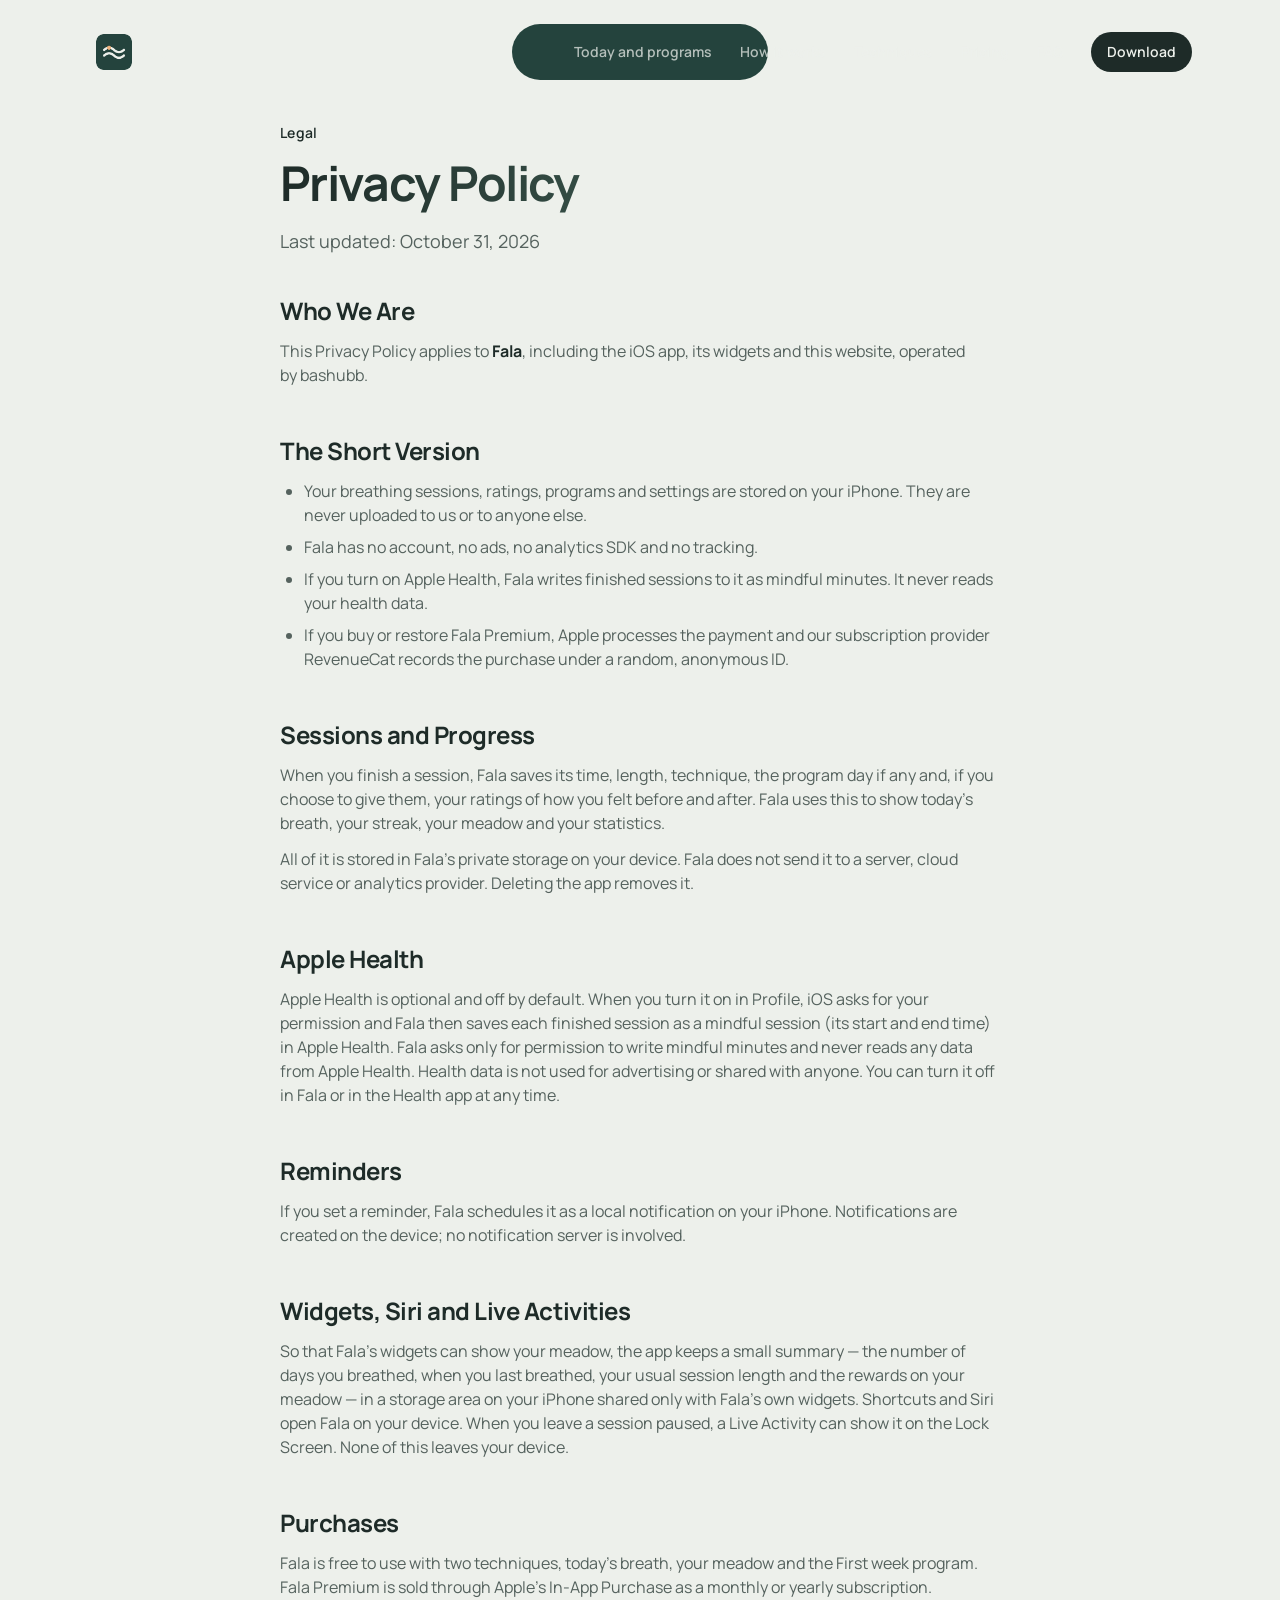
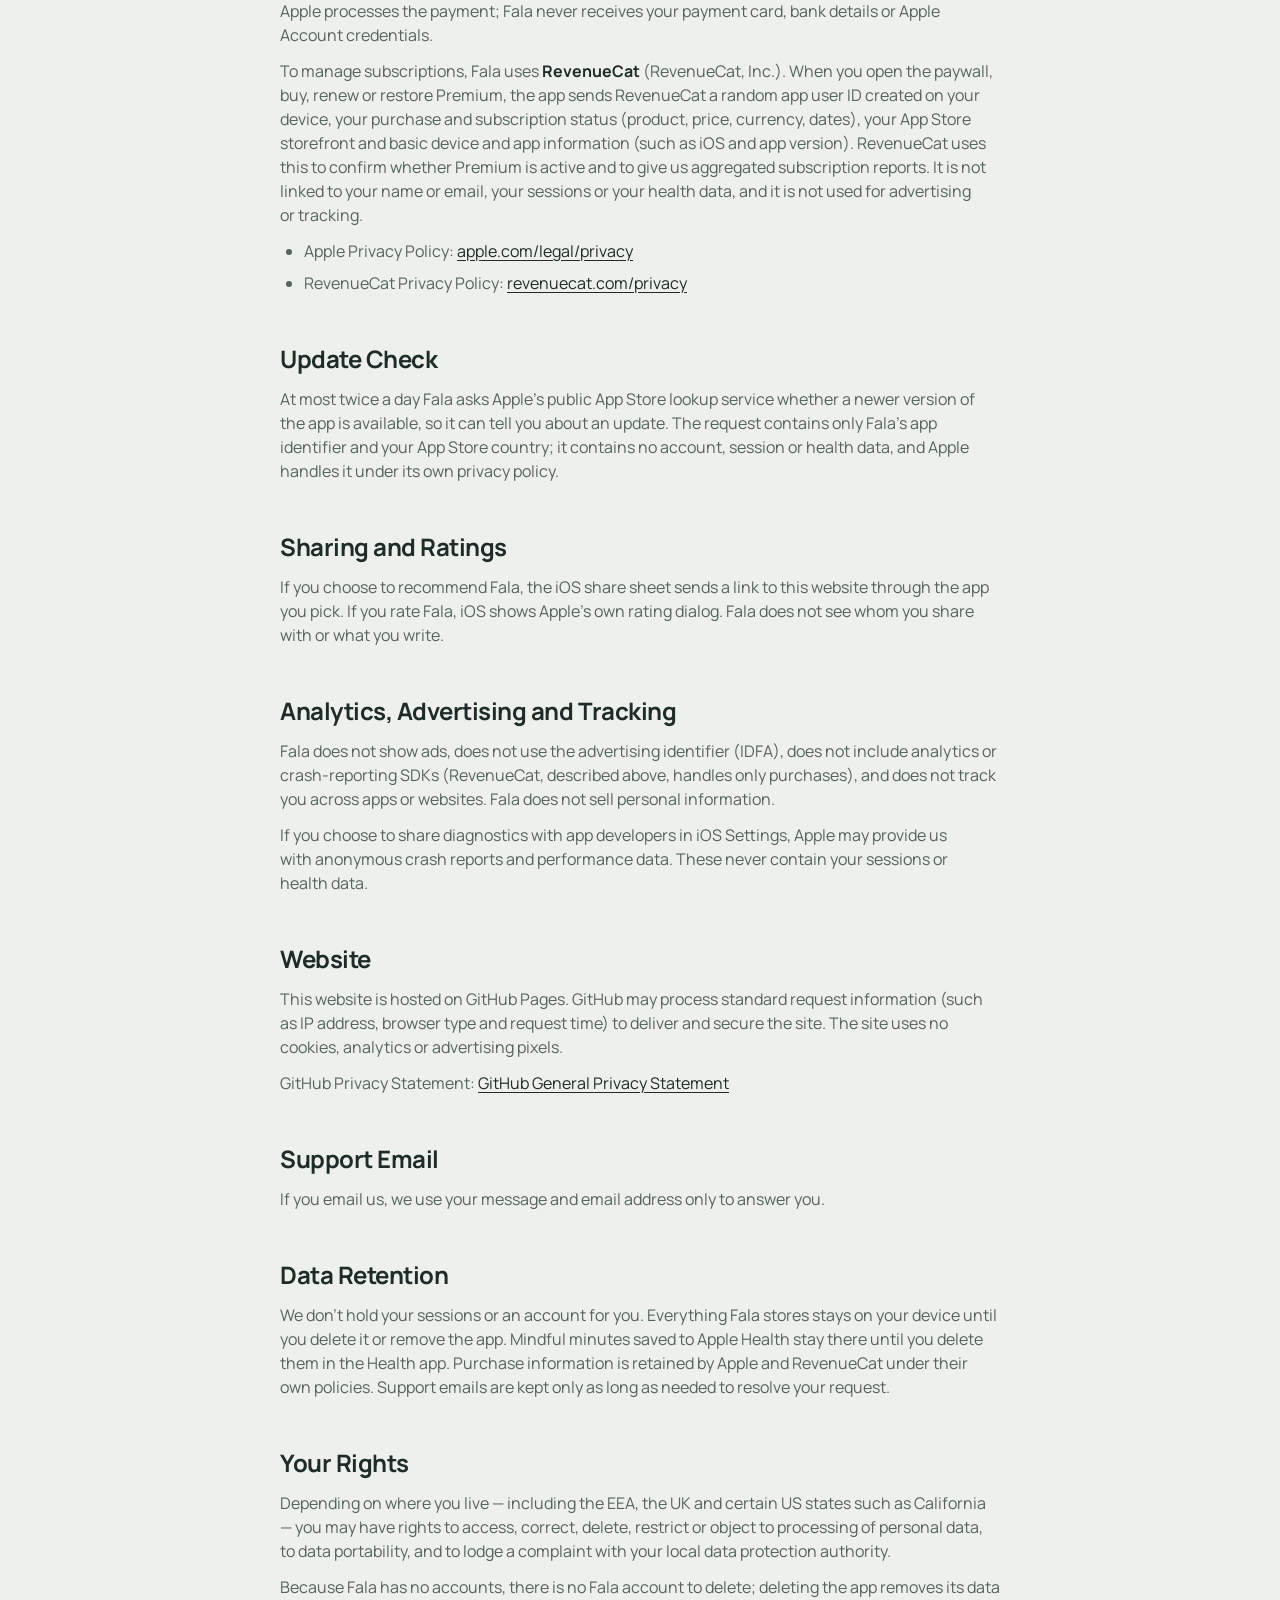
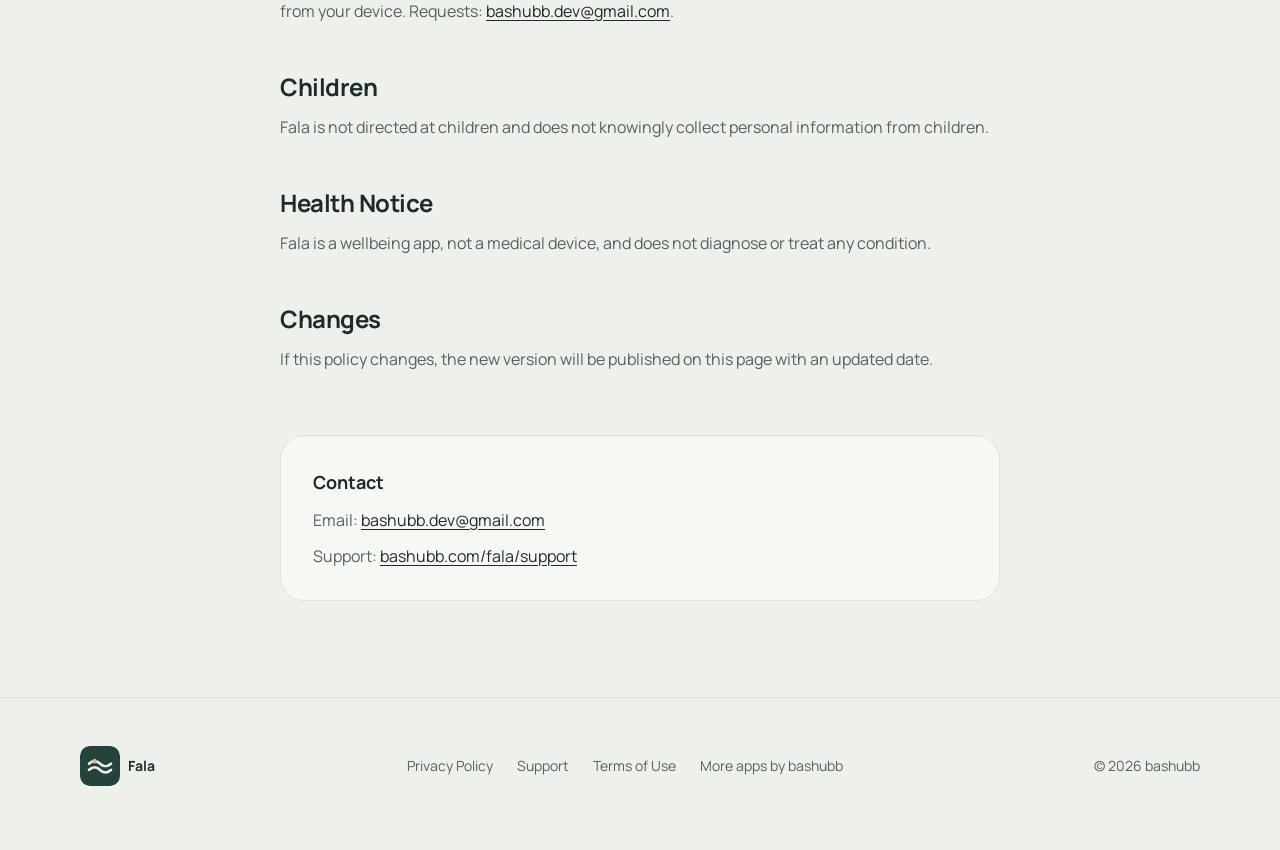
<file: docs/privacy/index.html>
<!doctype html>
<html lang="en" class="no-js" data-store="live">
<head>
<meta charset="utf-8">
<meta name="viewport" content="width=device-width, initial-scale=1">
<title>Privacy Policy | Fala</title>
<meta name="description" content="How Fala handles your breathing sessions (on your iPhone only), Apple Health, reminders, purchases and website data.">
<link rel="canonical" href="https://bashubb.com/fala/privacy/">
<meta property="og:type" content="website">
<meta property="og:site_name" content="Fala">
<meta property="og:title" content="Privacy Policy | Fala">
<meta property="og:description" content="Your sessions stay on your iPhone. No account, no ads, no tracking.">
<meta property="og:url" content="https://bashubb.com/fala/privacy/">
<meta property="og:image" content="https://bashubb.com/fala/assets/icon-512.png">
<meta name="twitter:card" content="summary">
<link rel="icon" href="../assets/fav/favicon-32.png" type="image/png" sizes="32x32">
<link rel="icon" href="../assets/fav/favicon-48.png" type="image/png" sizes="48x48">
<link rel="icon" href="../assets/fav/favicon-192.png" type="image/png" sizes="192x192">
<link rel="apple-touch-icon" href="../assets/fav/apple-touch-icon.png">
<meta name="theme-color" content="#edf0eb">
<link rel="preload" href="../assets/fonts/manrope-latin.woff2" as="font" type="font/woff2" crossorigin>
<link rel="stylesheet" href="../assets/landing.css?v=4">
<link rel="stylesheet" href="../assets/fala.css?v=4">
</head>
<body>
<a class="skip" href="#main">Skip to content</a>
<svg width="0" height="0" style="position:absolute" aria-hidden="true"><symbol id="i-apple-logo" viewBox="0 0 256 256" fill="currentColor"><path d="M227,168a12,12,0,0,0-4.21-5.09C207.25,152.22,204,133.68,204,120c0-16.17,12.68-30.6,20.25-37.76a12,12,0,0,0,0-17.43C210.89,52.17,188.81,44,168,44a76.29,76.29,0,0,0-40,11.37,75.59,75.59,0,0,0-93.58,11A78.64,78.64,0,0,0,12,123.51,131,131,0,0,0,53.43,216,43.81,43.81,0,0,0,83.6,228h87.69a43.87,43.87,0,0,0,32.05-13.85,127.63,127.63,0,0,0,18.4-25.39c1.57-2.88,3-5.71,4.14-8.41C227.47,176.67,229.12,172.87,227,168Zm-41.23,29.82A19.78,19.78,0,0,1,171.29,204H83.6a19.85,19.85,0,0,1-13.7-5.42A107.18,107.18,0,0,1,36,122.88,54.49,54.49,0,0,1,51.5,83.28,50.86,50.86,0,0,1,88,68h.72A51.5,51.5,0,0,1,120.48,79.4a12,12,0,0,0,15,0A51.41,51.41,0,0,1,168,68a67.24,67.24,0,0,1,29.88,7.4C186.26,89.66,180,105.13,180,120c0,23.33,7.47,42.89,21.25,56.19A103.3,103.3,0,0,1,185.76,197.81ZM128.75,13A43.83,43.83,0,0,1,142.17,1.51a12,12,0,0,1,11.64,21,19.84,19.84,0,0,0-6.11,5.24A12,12,0,0,1,128.75,13Z"/></symbol><symbol id="i-bell" viewBox="0 0 256 256" fill="currentColor"><path d="M225.29,165.93C216.61,151,212,129.57,212,104a84,84,0,0,0-168,0c0,25.58-4.59,47-13.27,61.93A20.08,20.08,0,0,0,30.66,186,19.77,19.77,0,0,0,48,196H84.18a44,44,0,0,0,87.64,0H208a19.77,19.77,0,0,0,17.31-10A20.08,20.08,0,0,0,225.29,165.93ZM128,212a20,20,0,0,1-19.6-16h39.2A20,20,0,0,1,128,212ZM54.66,172C63.51,154,68,131.14,68,104a60,60,0,0,1,120,0c0,27.13,4.48,50,13.33,68Z"/></symbol><symbol id="i-chart-bar" viewBox="0 0 256 256" fill="currentColor"><path d="M224,196h-4V40a12,12,0,0,0-12-12H152a12,12,0,0,0-12,12V76H96A12,12,0,0,0,84,88v36H48a12,12,0,0,0-12,12v60H32a12,12,0,0,0,0,24H224a12,12,0,0,0,0-24ZM164,52h32V196H164Zm-56,48h32v96H108ZM60,148H84v48H60Z"/></symbol><symbol id="i-check" viewBox="0 0 256 256" fill="currentColor"><path d="M232.49,80.49l-128,128a12,12,0,0,1-17,0l-56-56a12,12,0,1,1,17-17L96,183,215.51,63.51a12,12,0,0,1,17,17Z"/></symbol><symbol id="i-device-mobile" viewBox="0 0 256 256" fill="currentColor"><path d="M176,12H80A28,28,0,0,0,52,40V216a28,28,0,0,0,28,28h96a28,28,0,0,0,28-28V40A28,28,0,0,0,176,12ZM76,76H180V180H76Zm4-40h96a4,4,0,0,1,4,4V52H76V40A4,4,0,0,1,80,36Zm96,184H80a4,4,0,0,1-4-4V204H180v12A4,4,0,0,1,176,220Z"/></symbol><symbol id="i-heartbeat" viewBox="0 0 256 256" fill="currentColor"><path d="M71.76,148H31.7a12,12,0,1,1,0-24H65.33l12.45-18.66a12,12,0,0,1,20,0l22,33,6-9a12,12,0,0,1,10-5.34h24a12,12,0,1,1,0,24h-17.6l-12.46,18.66a12,12,0,0,1-20,0l-22-33-6,9A12,12,0,0,1,71.76,148ZM177.91,36c-20.12,0-38,7.93-50.07,21.56C115.74,43.93,97.89,36,77.76,36A66,66,0,0,0,12.07,94.68,12,12,0,0,0,36,97.32,42,42,0,0,1,77.76,60c17.83,0,32.75,9.4,38.95,24.54a12,12,0,0,0,22.25,0C145.16,69.4,160.08,60,177.91,60A42.08,42.08,0,0,1,220,102c0,29.42-25.86,57.77-47.56,76.36a329,329,0,0,1-44.58,31.81c-10.87-6.45-35.37-22-56.51-42.73a12,12,0,1,0-16.84,17.12c30.39,29.81,66.15,49.2,67.66,50a12.06,12.06,0,0,0,11.39,0C138,232.14,244,174.34,244,102A66.12,66.12,0,0,0,177.91,36Z"/></symbol><symbol id="i-lock-simple" viewBox="0 0 256 256" fill="currentColor"><path d="M208,76H180V56A52,52,0,0,0,76,56V76H48A20,20,0,0,0,28,96V208a20,20,0,0,0,20,20H208a20,20,0,0,0,20-20V96A20,20,0,0,0,208,76ZM100,56a28,28,0,0,1,56,0V76H100ZM204,204H52V100H204Z"/></symbol><symbol id="i-moon" viewBox="0 0 256 256" fill="currentColor"><path d="M236.37,139.4a12,12,0,0,0-12-3A84.07,84.07,0,0,1,119.6,31.59a12,12,0,0,0-15-15A108.86,108.86,0,0,0,49.69,55.07,108,108,0,0,0,136,228a107.09,107.09,0,0,0,64.93-21.69,108.86,108.86,0,0,0,38.44-54.94A12,12,0,0,0,236.37,139.4Zm-49.88,47.74A84,84,0,0,1,68.86,69.51,84.93,84.93,0,0,1,92.27,48.29Q92,52.13,92,56A108.12,108.12,0,0,0,200,164q3.87,0,7.71-.27A84.79,84.79,0,0,1,186.49,187.14Z"/></symbol><symbol id="i-plant" viewBox="0 0 256 256" fill="currentColor"><path d="M255.62,51.65a12,12,0,0,0-11.27-11.27c-53.27-3.13-96.2,13.36-114.84,44.14-12.14,20-12.56,44.17-1.46,67.3a75.14,75.14,0,0,0-12.28,23l-12.66-12.66c7.19-16.77,6.43-34.11-2.4-48.69C86.73,90.36,54.89,78,15.55,80.27A12,12,0,0,0,4.28,91.55C2,130.89,14.36,162.73,37.45,176.71a49.76,49.76,0,0,0,26,7.27,57.54,57.54,0,0,0,22.7-4.87L112,205v23a12,12,0,0,0,24,0V198.51a51.63,51.63,0,0,1,9.49-29.95,76.82,76.82,0,0,0,32.1,7.39,64.91,64.91,0,0,0,33.89-9.46C242.25,147.85,258.76,104.92,255.62,51.65ZM49.88,156.18c-13.19-8-21.18-27.46-21.83-52.13,24.67.65,44.14,8.64,52.13,21.83a26,26,0,0,1,3.63,17L72.48,131.51a12,12,0,0,0-17,17l11.34,11.34A26.27,26.27,0,0,1,49.88,156.18ZM199.05,146c-10.66,6.45-23,7.67-35.81,3.76l37.25-37.24a12,12,0,0,0-17-17l-37.25,37.24C142.37,120,143.59,107.61,150,97c12.7-21,42.65-33,81.32-33H232C232.14,103,220.14,133.18,199.05,146Z"/></symbol><symbol id="i-plus" viewBox="0 0 256 256" fill="currentColor"><path d="M228,128a12,12,0,0,1-12,12H140v76a12,12,0,0,1-24,0V140H40a12,12,0,0,1,0-24h76V40a12,12,0,0,1,24,0v76h76A12,12,0,0,1,228,128Z"/></symbol><symbol id="i-sun" viewBox="0 0 256 256" fill="currentColor"><path d="M116,36V20a12,12,0,0,1,24,0V36a12,12,0,0,1-24,0Zm80,92a68,68,0,1,1-68-68A68.07,68.07,0,0,1,196,128Zm-24,0a44,44,0,1,0-44,44A44.05,44.05,0,0,0,172,128ZM51.51,68.49a12,12,0,1,0,17-17l-12-12a12,12,0,0,0-17,17Zm0,119-12,12a12,12,0,0,0,17,17l12-12a12,12,0,1,0-17-17ZM196,72a12,12,0,0,0,8.49-3.51l12-12a12,12,0,0,0-17-17l-12,12A12,12,0,0,0,196,72Zm8.49,115.51a12,12,0,0,0-17,17l12,12a12,12,0,0,0,17-17ZM48,128a12,12,0,0,0-12-12H20a12,12,0,0,0,0,24H36A12,12,0,0,0,48,128Zm80,80a12,12,0,0,0-12,12v16a12,12,0,0,0,24,0V220A12,12,0,0,0,128,208Zm108-92H220a12,12,0,0,0,0,24h16a12,12,0,0,0,0-24Z"/></symbol><symbol id="i-timer" viewBox="0 0 256 256" fill="currentColor"><path d="M128,44a96,96,0,1,0,96,96A96.11,96.11,0,0,0,128,44Zm0,168a72,72,0,1,1,72-72A72.08,72.08,0,0,1,128,212ZM164.49,99.51a12,12,0,0,1,0,17l-28,28a12,12,0,0,1-17-17l28-28A12,12,0,0,1,164.49,99.51ZM92,16A12,12,0,0,1,104,4h48a12,12,0,0,1,0,24H104A12,12,0,0,1,92,16Z"/></symbol><symbol id="i-vibrate" viewBox="0 0 256 256" fill="currentColor"><path d="M164,28H92A28,28,0,0,0,64,56V200a28,28,0,0,0,28,28h72a28,28,0,0,0,28-28V56A28,28,0,0,0,164,28Zm4,172a4,4,0,0,1-4,4H92a4,4,0,0,1-4-4V56a4,4,0,0,1,4-4h72a4,4,0,0,1,4,4Zm64-100v56a12,12,0,0,1-24,0V100a12,12,0,0,1,24,0ZM48,100v56a12,12,0,0,1-24,0V100a12,12,0,0,1,24,0Z"/></symbol><symbol id="i-waves" viewBox="0 0 256 256" fill="currentColor"><path d="M225.24,174.74a12,12,0,0,1-1.58,16.89C205.49,206.71,189.06,212,174.15,212c-19.76,0-36.86-9.29-51.88-17.44-25.06-13.62-44.86-24.37-74.61.3a12,12,0,1,1-15.32-18.48c42.25-35,75-17.23,101.39-2.92,25.06,13.61,44.86,24.37,74.61-.3A12,12,0,0,1,225.24,174.74Zm-16.9-57.59c-29.75,24.67-49.55,13.91-74.61.3-26.35-14.3-59.14-32.11-101.39,2.92a12,12,0,0,0,15.32,18.48c29.75-24.67,49.55-13.92,74.61-.3,15,8.15,32.12,17.44,51.88,17.44,14.91,0,31.34-5.29,49.51-20.36a12,12,0,0,0-15.32-18.48ZM47.66,82.84c29.75-24.67,49.55-13.92,74.61-.3,15,8.15,32.12,17.44,51.88,17.44,14.91,0,31.34-5.29,49.51-20.36a12,12,0,0,0-15.32-18.48c-29.75,24.67-49.55,13.92-74.61.3-26.35-14.3-59.14-32.11-101.39,2.93A12,12,0,1,0,47.66,82.84Z"/></symbol></svg>
<nav class="island" aria-label="Main navigation">
  <a class="brand" href="../"><img src="../assets/icon-128.png" alt="" width="28" height="28">Fala</a>
  <div class="links">
    <a href="../#two">Today and programs</a>
    <a href="../#how">How it works</a>
    <a href="../#techniques">Techniques</a>
    <a href="../#pricing">Pricing</a>
    <a href="../#faq">FAQ</a>
  </div>
  <span class="btn sm cta when-soon" aria-disabled="true">Coming soon</span>
  <a class="btn sm cta when-live" href="https://apps.apple.com/app/id6825029130" data-store-link>Download</a>
  <button class="burger" type="button" aria-expanded="false" aria-controls="menu" aria-label="Open menu"><span></span><span></span></button>
</nav>
<div class="menu" id="menu">
  <a href="../#two">Today and programs</a>
  <a href="../#how">How it works</a>
  <a href="../#techniques">Techniques</a>
  <a href="../#pricing">Pricing</a>
  <a href="../#faq">FAQ</a>
  <a href="../support/">Support</a>
</div>

<main id="main" class="doc-page">
<section class="doc-head">
  <div class="wrap doc">
    <span class="eyebrow">Legal</span>
    <h1 class="hero-title">Privacy Policy</h1>
    <p class="lead">Last updated: October 31, 2026</p>
  </div>
</section>
<section class="doc-body">
  <div class="wrap doc">
<h2>Who We Are</h2>
<p>This Privacy Policy applies to <strong>Fala</strong>, including the iOS app, its widgets and this website, operated by bashubb.</p>
<h2>The Short Version</h2>
<ul>
<li>Your breathing sessions, ratings, programs and settings are stored on your iPhone. They are never uploaded to us or to anyone else.</li>
<li>Fala has no account, no ads, no analytics SDK and no tracking.</li>
<li>If you turn on Apple Health, Fala writes finished sessions to it as mindful minutes. It never reads your health data.</li>
<li>If you buy or restore Fala Premium, Apple processes the payment and our subscription provider RevenueCat records the purchase under a random, anonymous ID.</li>
</ul>
<h2>Sessions and Progress</h2>
<p>When you finish a session, Fala saves its time, length, technique, the program day if any and, if you choose to give them, your ratings of how you felt before and after. Fala uses this to show today’s breath, your streak, your meadow and your statistics.</p>
<p>All of it is stored in Fala’s private storage on your device. Fala does not send it to a server, cloud service or analytics provider. Deleting the app removes it.</p>
<h2>Apple Health</h2>
<p>Apple Health is optional and off by default. When you turn it on in Profile, iOS asks for your permission and Fala then saves each finished session as a mindful session (its start and end time) in Apple Health. Fala asks only for permission to write mindful minutes and never reads any data from Apple Health. Health data is not used for advertising or shared with anyone. You can turn it off in Fala or in the Health app at any time.</p>
<h2>Reminders</h2>
<p>If you set a reminder, Fala schedules it as a local notification on your iPhone. Notifications are created on the device; no notification server is involved.</p>
<h2>Widgets, Siri and Live Activities</h2>
<p>So that Fala’s widgets can show your meadow, the app keeps a small summary — the number of days you breathed, when you last breathed, your usual session length and the rewards on your meadow — in a storage area on your iPhone shared only with Fala’s own widgets. Shortcuts and Siri open Fala on your device. When you leave a session paused, a Live Activity can show it on the Lock Screen. None of this leaves your device.</p>
<h2>Purchases</h2>
<p>Fala is free to use with two techniques, today’s breath, your meadow and the First week program. Fala Premium is sold through Apple’s In-App Purchase as a monthly or yearly subscription. Apple processes the payment; Fala never receives your payment card, bank details or Apple Account credentials.</p>
<p>To manage subscriptions, Fala uses <strong>RevenueCat</strong> (RevenueCat, Inc.). When you open the paywall, buy, renew or restore Premium, the app sends RevenueCat a random app user ID created on your device, your purchase and subscription status (product, price, currency, dates), your App Store storefront and basic device and app information (such as iOS and app version). RevenueCat uses this to confirm whether Premium is active and to give us aggregated subscription reports. It is not linked to your name or email, your sessions or your health data, and it is not used for advertising or tracking.</p>
<ul>
<li>Apple Privacy Policy: <a href="https://www.apple.com/legal/privacy/" rel="noopener">apple.com/legal/privacy</a></li>
<li>RevenueCat Privacy Policy: <a href="https://www.revenuecat.com/privacy/" rel="noopener">revenuecat.com/privacy</a></li>
</ul>
<h2>Update Check</h2>
<p>At most twice a day Fala asks Apple’s public App Store lookup service whether a newer version of the app is available, so it can tell you about an update. The request contains only Fala’s app identifier and your App Store country; it contains no account, session or health data, and Apple handles it under its own privacy policy.</p>
<h2>Sharing and Ratings</h2>
<p>If you choose to recommend Fala, the iOS share sheet sends a link to this website through the app you pick. If you rate Fala, iOS shows Apple’s own rating dialog. Fala does not see whom you share with or what you write.</p>
<h2>Analytics, Advertising and Tracking</h2>
<p>Fala does not show ads, does not use the advertising identifier (IDFA), does not include analytics or crash-reporting SDKs (RevenueCat, described above, handles only purchases), and does not track you across apps or websites. Fala does not sell personal information.</p>
<p>If you choose to share diagnostics with app developers in iOS Settings, Apple may provide us with anonymous crash reports and performance data. These never contain your sessions or health data.</p>
<h2>Website</h2>
<p>This website is hosted on GitHub Pages. GitHub may process standard request information (such as IP address, browser type and request time) to deliver and secure the site. The site uses no cookies, analytics or advertising pixels.</p>
<p>GitHub Privacy Statement: <a href="https://docs.github.com/en/site-policy/privacy-policies/github-general-privacy-statement" rel="noopener">GitHub General Privacy Statement</a></p>
<h2>Support Email</h2>
<p>If you email us, we use your message and email address only to answer you.</p>
<h2>Data Retention</h2>
<p>We don’t hold your sessions or an account for you. Everything Fala stores stays on your device until you delete it or remove the app. Mindful minutes saved to Apple Health stay there until you delete them in the Health app. Purchase information is retained by Apple and RevenueCat under their own policies. Support emails are kept only as long as needed to resolve your request.</p>
<h2>Your Rights</h2>
<p>Depending on where you live — including the EEA, the UK and certain US states such as California — you may have rights to access, correct, delete, restrict or object to processing of personal data, to data portability, and to lodge a complaint with your local data protection authority.</p>
<p>Because Fala has no accounts, there is no Fala account to delete; deleting the app removes its data from your device. Requests: <a href="mailto:bashubb.dev@gmail.com">bashubb.dev@gmail.com</a>.</p>
<h2>Children</h2>
<p>Fala is not directed at children and does not knowingly collect personal information from children.</p>
<h2>Health Notice</h2>
<p>Fala is a wellbeing app, not a medical device, and does not diagnose or treat any condition.</p>
<h2>Changes</h2>
<p>If this policy changes, the new version will be published on this page with an updated date.</p>
<div class="contact">
<p><strong>Contact</strong></p>
<p>Email: <a href="mailto:bashubb.dev@gmail.com">bashubb.dev@gmail.com</a></p>
<p>Support: <a href="https://bashubb.com/fala/support/">bashubb.com/fala/support</a></p>
</div>
  </div>
</section>
</main>

<footer class="footer">
  <div class="wrap">
    <a class="brand" href="../"><img src="../assets/icon-128.png" alt="" width="24" height="24">Fala</a>
    <nav aria-label="Footer">
      <a href="../privacy/">Privacy Policy</a>
      <a href="../support/">Support</a>
      <a href="https://www.apple.com/legal/internet-services/itunes/dev/stdeula/">Terms of Use</a>
      <a href="https://bashubb.com/">More apps by bashubb</a>
    </nav>
    <span>© 2026 bashubb</span>
  </div>
</footer>
<script src="../assets/landing.js?v=4"></script>
</body>
</html>
</file>
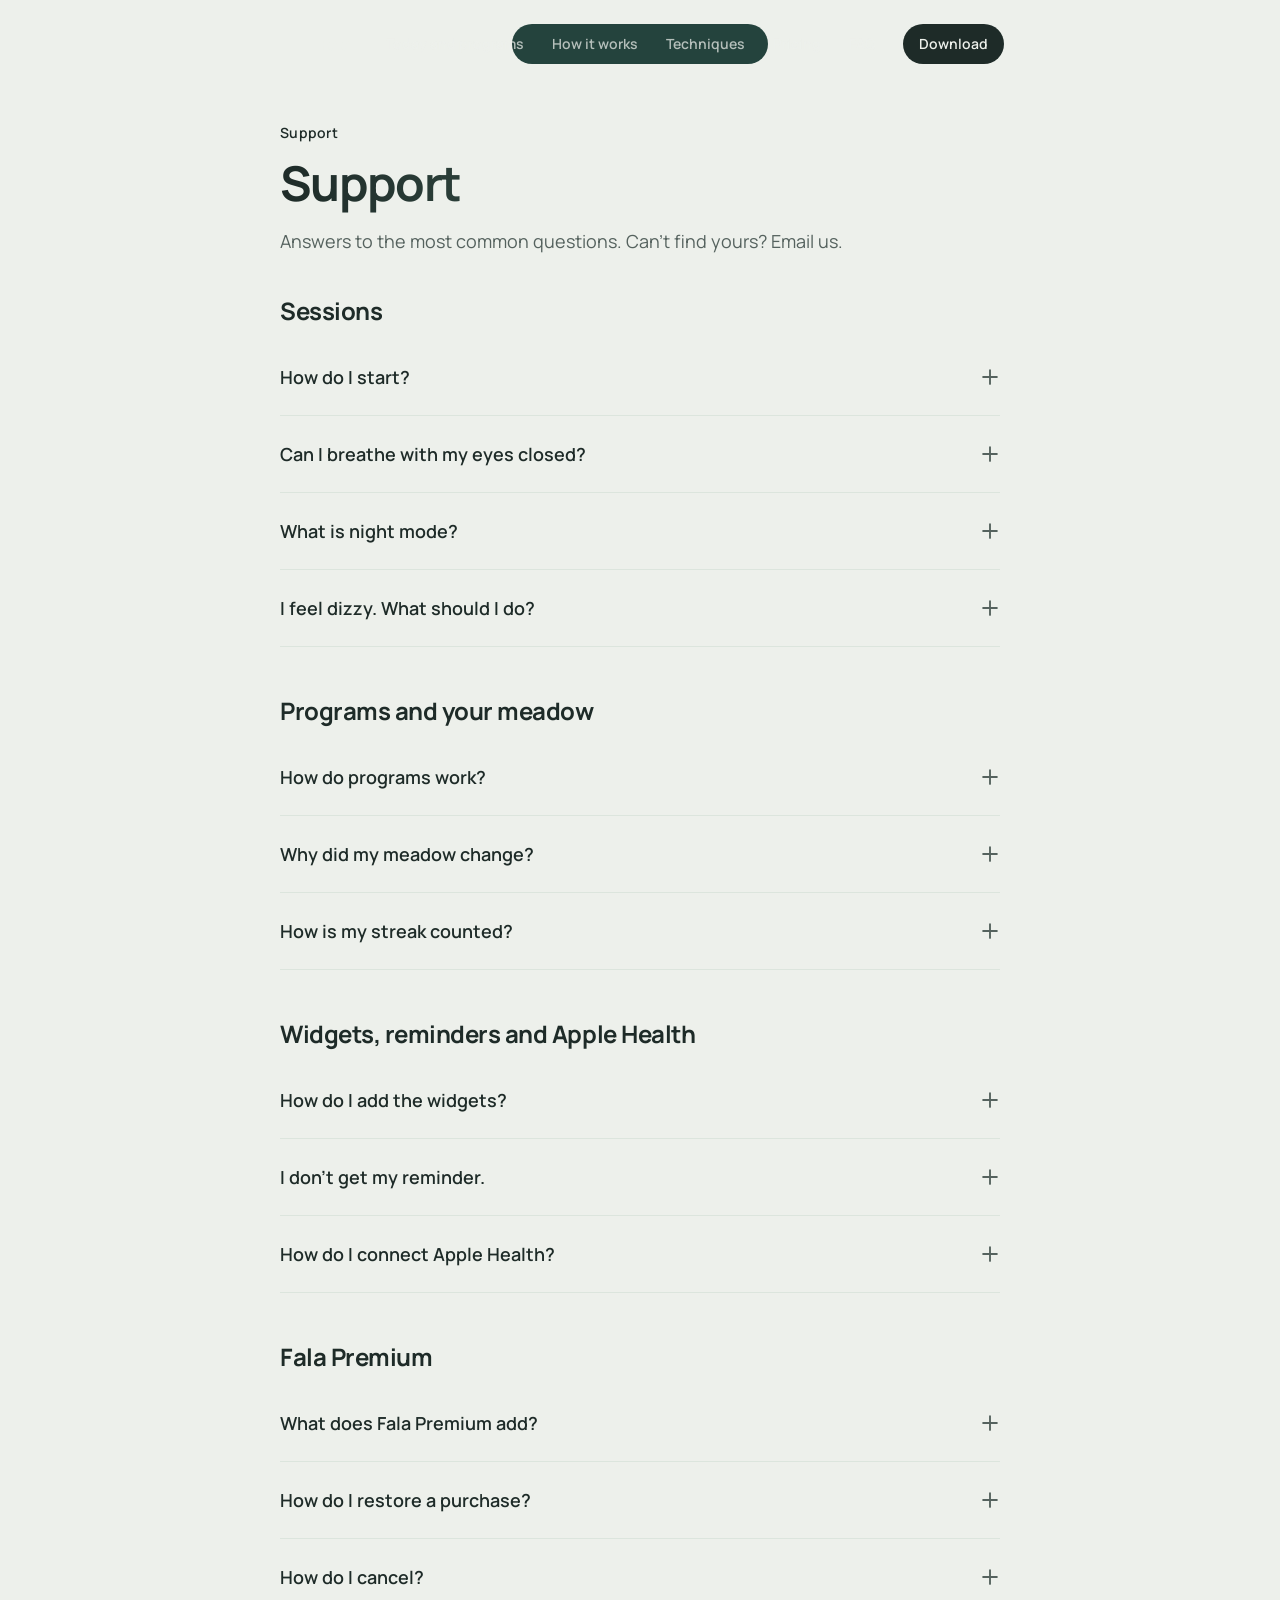
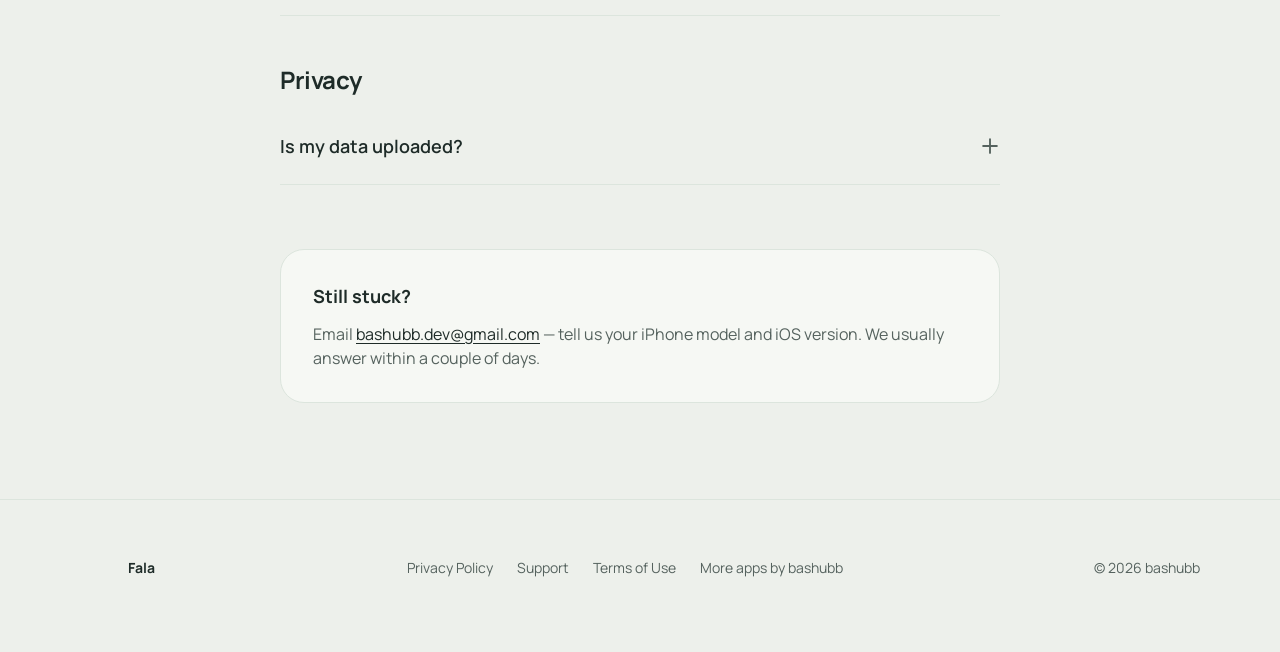
<file: docs/support/index.html>
<!doctype html>
<html lang="en" class="no-js" data-store="live">
<head>
<meta charset="utf-8">
<meta name="viewport" content="width=device-width, initial-scale=1">
<title>Support | Fala</title>
<meta name="description" content="Help with Fala: sessions, night mode, programs, your meadow, widgets, Apple Health, reminders and Fala Premium.">
<link rel="canonical" href="https://bashubb.com/fala/support/">
<meta property="og:type" content="website">
<meta property="og:site_name" content="Fala">
<meta property="og:title" content="Support | Fala">
<meta property="og:description" content="Answers about sessions, programs, Apple Health and Fala Premium.">
<meta property="og:url" content="https://bashubb.com/fala/support/">
<meta property="og:image" content="https://bashubb.com/fala/assets/icon-512.png">
<meta name="twitter:card" content="summary">
<link rel="icon" href="../assets/fav/favicon-32.png" type="image/png" sizes="32x32">
<link rel="icon" href="../assets/fav/favicon-48.png" type="image/png" sizes="48x48">
<link rel="icon" href="../assets/fav/favicon-192.png" type="image/png" sizes="192x192">
<link rel="apple-touch-icon" href="../assets/fav/apple-touch-icon.png">
<meta name="theme-color" content="#edf0eb">
<link rel="preload" href="../assets/fonts/manrope-latin.woff2" as="font" type="font/woff2" crossorigin>
<link rel="stylesheet" href="../assets/landing.css?v=4">
<link rel="stylesheet" href="../assets/fala.css?v=4">
</head>
<body>
<a class="skip" href="#main">Skip to content</a>
<svg width="0" height="0" style="position:absolute" aria-hidden="true"><symbol id="i-apple-logo" viewBox="0 0 256 256" fill="currentColor"><path d="M227,168a12,12,0,0,0-4.21-5.09C207.25,152.22,204,133.68,204,120c0-16.17,12.68-30.6,20.25-37.76a12,12,0,0,0,0-17.43C210.89,52.17,188.81,44,168,44a76.29,76.29,0,0,0-40,11.37,75.59,75.59,0,0,0-93.58,11A78.64,78.64,0,0,0,12,123.51,131,131,0,0,0,53.43,216,43.81,43.81,0,0,0,83.6,228h87.69a43.87,43.87,0,0,0,32.05-13.85,127.63,127.63,0,0,0,18.4-25.39c1.57-2.88,3-5.71,4.14-8.41C227.47,176.67,229.12,172.87,227,168Zm-41.23,29.82A19.78,19.78,0,0,1,171.29,204H83.6a19.85,19.85,0,0,1-13.7-5.42A107.18,107.18,0,0,1,36,122.88,54.49,54.49,0,0,1,51.5,83.28,50.86,50.86,0,0,1,88,68h.72A51.5,51.5,0,0,1,120.48,79.4a12,12,0,0,0,15,0A51.41,51.41,0,0,1,168,68a67.24,67.24,0,0,1,29.88,7.4C186.26,89.66,180,105.13,180,120c0,23.33,7.47,42.89,21.25,56.19A103.3,103.3,0,0,1,185.76,197.81ZM128.75,13A43.83,43.83,0,0,1,142.17,1.51a12,12,0,0,1,11.64,21,19.84,19.84,0,0,0-6.11,5.24A12,12,0,0,1,128.75,13Z"/></symbol><symbol id="i-bell" viewBox="0 0 256 256" fill="currentColor"><path d="M225.29,165.93C216.61,151,212,129.57,212,104a84,84,0,0,0-168,0c0,25.58-4.59,47-13.27,61.93A20.08,20.08,0,0,0,30.66,186,19.77,19.77,0,0,0,48,196H84.18a44,44,0,0,0,87.64,0H208a19.77,19.77,0,0,0,17.31-10A20.08,20.08,0,0,0,225.29,165.93ZM128,212a20,20,0,0,1-19.6-16h39.2A20,20,0,0,1,128,212ZM54.66,172C63.51,154,68,131.14,68,104a60,60,0,0,1,120,0c0,27.13,4.48,50,13.33,68Z"/></symbol><symbol id="i-chart-bar" viewBox="0 0 256 256" fill="currentColor"><path d="M224,196h-4V40a12,12,0,0,0-12-12H152a12,12,0,0,0-12,12V76H96A12,12,0,0,0,84,88v36H48a12,12,0,0,0-12,12v60H32a12,12,0,0,0,0,24H224a12,12,0,0,0,0-24ZM164,52h32V196H164Zm-56,48h32v96H108ZM60,148H84v48H60Z"/></symbol><symbol id="i-check" viewBox="0 0 256 256" fill="currentColor"><path d="M232.49,80.49l-128,128a12,12,0,0,1-17,0l-56-56a12,12,0,1,1,17-17L96,183,215.51,63.51a12,12,0,0,1,17,17Z"/></symbol><symbol id="i-device-mobile" viewBox="0 0 256 256" fill="currentColor"><path d="M176,12H80A28,28,0,0,0,52,40V216a28,28,0,0,0,28,28h96a28,28,0,0,0,28-28V40A28,28,0,0,0,176,12ZM76,76H180V180H76Zm4-40h96a4,4,0,0,1,4,4V52H76V40A4,4,0,0,1,80,36Zm96,184H80a4,4,0,0,1-4-4V204H180v12A4,4,0,0,1,176,220Z"/></symbol><symbol id="i-heartbeat" viewBox="0 0 256 256" fill="currentColor"><path d="M71.76,148H31.7a12,12,0,1,1,0-24H65.33l12.45-18.66a12,12,0,0,1,20,0l22,33,6-9a12,12,0,0,1,10-5.34h24a12,12,0,1,1,0,24h-17.6l-12.46,18.66a12,12,0,0,1-20,0l-22-33-6,9A12,12,0,0,1,71.76,148ZM177.91,36c-20.12,0-38,7.93-50.07,21.56C115.74,43.93,97.89,36,77.76,36A66,66,0,0,0,12.07,94.68,12,12,0,0,0,36,97.32,42,42,0,0,1,77.76,60c17.83,0,32.75,9.4,38.95,24.54a12,12,0,0,0,22.25,0C145.16,69.4,160.08,60,177.91,60A42.08,42.08,0,0,1,220,102c0,29.42-25.86,57.77-47.56,76.36a329,329,0,0,1-44.58,31.81c-10.87-6.45-35.37-22-56.51-42.73a12,12,0,1,0-16.84,17.12c30.39,29.81,66.15,49.2,67.66,50a12.06,12.06,0,0,0,11.39,0C138,232.14,244,174.34,244,102A66.12,66.12,0,0,0,177.91,36Z"/></symbol><symbol id="i-lock-simple" viewBox="0 0 256 256" fill="currentColor"><path d="M208,76H180V56A52,52,0,0,0,76,56V76H48A20,20,0,0,0,28,96V208a20,20,0,0,0,20,20H208a20,20,0,0,0,20-20V96A20,20,0,0,0,208,76ZM100,56a28,28,0,0,1,56,0V76H100ZM204,204H52V100H204Z"/></symbol><symbol id="i-moon" viewBox="0 0 256 256" fill="currentColor"><path d="M236.37,139.4a12,12,0,0,0-12-3A84.07,84.07,0,0,1,119.6,31.59a12,12,0,0,0-15-15A108.86,108.86,0,0,0,49.69,55.07,108,108,0,0,0,136,228a107.09,107.09,0,0,0,64.93-21.69,108.86,108.86,0,0,0,38.44-54.94A12,12,0,0,0,236.37,139.4Zm-49.88,47.74A84,84,0,0,1,68.86,69.51,84.93,84.93,0,0,1,92.27,48.29Q92,52.13,92,56A108.12,108.12,0,0,0,200,164q3.87,0,7.71-.27A84.79,84.79,0,0,1,186.49,187.14Z"/></symbol><symbol id="i-plant" viewBox="0 0 256 256" fill="currentColor"><path d="M255.62,51.65a12,12,0,0,0-11.27-11.27c-53.27-3.13-96.2,13.36-114.84,44.14-12.14,20-12.56,44.17-1.46,67.3a75.14,75.14,0,0,0-12.28,23l-12.66-12.66c7.19-16.77,6.43-34.11-2.4-48.69C86.73,90.36,54.89,78,15.55,80.27A12,12,0,0,0,4.28,91.55C2,130.89,14.36,162.73,37.45,176.71a49.76,49.76,0,0,0,26,7.27,57.54,57.54,0,0,0,22.7-4.87L112,205v23a12,12,0,0,0,24,0V198.51a51.63,51.63,0,0,1,9.49-29.95,76.82,76.82,0,0,0,32.1,7.39,64.91,64.91,0,0,0,33.89-9.46C242.25,147.85,258.76,104.92,255.62,51.65ZM49.88,156.18c-13.19-8-21.18-27.46-21.83-52.13,24.67.65,44.14,8.64,52.13,21.83a26,26,0,0,1,3.63,17L72.48,131.51a12,12,0,0,0-17,17l11.34,11.34A26.27,26.27,0,0,1,49.88,156.18ZM199.05,146c-10.66,6.45-23,7.67-35.81,3.76l37.25-37.24a12,12,0,0,0-17-17l-37.25,37.24C142.37,120,143.59,107.61,150,97c12.7-21,42.65-33,81.32-33H232C232.14,103,220.14,133.18,199.05,146Z"/></symbol><symbol id="i-plus" viewBox="0 0 256 256" fill="currentColor"><path d="M228,128a12,12,0,0,1-12,12H140v76a12,12,0,0,1-24,0V140H40a12,12,0,0,1,0-24h76V40a12,12,0,0,1,24,0v76h76A12,12,0,0,1,228,128Z"/></symbol><symbol id="i-sun" viewBox="0 0 256 256" fill="currentColor"><path d="M116,36V20a12,12,0,0,1,24,0V36a12,12,0,0,1-24,0Zm80,92a68,68,0,1,1-68-68A68.07,68.07,0,0,1,196,128Zm-24,0a44,44,0,1,0-44,44A44.05,44.05,0,0,0,172,128ZM51.51,68.49a12,12,0,1,0,17-17l-12-12a12,12,0,0,0-17,17Zm0,119-12,12a12,12,0,0,0,17,17l12-12a12,12,0,1,0-17-17ZM196,72a12,12,0,0,0,8.49-3.51l12-12a12,12,0,0,0-17-17l-12,12A12,12,0,0,0,196,72Zm8.49,115.51a12,12,0,0,0-17,17l12,12a12,12,0,0,0,17-17ZM48,128a12,12,0,0,0-12-12H20a12,12,0,0,0,0,24H36A12,12,0,0,0,48,128Zm80,80a12,12,0,0,0-12,12v16a12,12,0,0,0,24,0V220A12,12,0,0,0,128,208Zm108-92H220a12,12,0,0,0,0,24h16a12,12,0,0,0,0-24Z"/></symbol><symbol id="i-timer" viewBox="0 0 256 256" fill="currentColor"><path d="M128,44a96,96,0,1,0,96,96A96.11,96.11,0,0,0,128,44Zm0,168a72,72,0,1,1,72-72A72.08,72.08,0,0,1,128,212ZM164.49,99.51a12,12,0,0,1,0,17l-28,28a12,12,0,0,1-17-17l28-28A12,12,0,0,1,164.49,99.51ZM92,16A12,12,0,0,1,104,4h48a12,12,0,0,1,0,24H104A12,12,0,0,1,92,16Z"/></symbol><symbol id="i-vibrate" viewBox="0 0 256 256" fill="currentColor"><path d="M164,28H92A28,28,0,0,0,64,56V200a28,28,0,0,0,28,28h72a28,28,0,0,0,28-28V56A28,28,0,0,0,164,28Zm4,172a4,4,0,0,1-4,4H92a4,4,0,0,1-4-4V56a4,4,0,0,1,4-4h72a4,4,0,0,1,4,4Zm64-100v56a12,12,0,0,1-24,0V100a12,12,0,0,1,24,0ZM48,100v56a12,12,0,0,1-24,0V100a12,12,0,0,1,24,0Z"/></symbol><symbol id="i-waves" viewBox="0 0 256 256" fill="currentColor"><path d="M225.24,174.74a12,12,0,0,1-1.58,16.89C205.49,206.71,189.06,212,174.15,212c-19.76,0-36.86-9.29-51.88-17.44-25.06-13.62-44.86-24.37-74.61.3a12,12,0,1,1-15.32-18.48c42.25-35,75-17.23,101.39-2.92,25.06,13.61,44.86,24.37,74.61-.3A12,12,0,0,1,225.24,174.74Zm-16.9-57.59c-29.75,24.67-49.55,13.91-74.61.3-26.35-14.3-59.14-32.11-101.39,2.92a12,12,0,0,0,15.32,18.48c29.75-24.67,49.55-13.92,74.61-.3,15,8.15,32.12,17.44,51.88,17.44,14.91,0,31.34-5.29,49.51-20.36a12,12,0,0,0-15.32-18.48ZM47.66,82.84c29.75-24.67,49.55-13.92,74.61-.3,15,8.15,32.12,17.44,51.88,17.44,14.91,0,31.34-5.29,49.51-20.36a12,12,0,0,0-15.32-18.48c-29.75,24.67-49.55,13.92-74.61.3-26.35-14.3-59.14-32.11-101.39,2.93A12,12,0,1,0,47.66,82.84Z"/></symbol></svg>
<nav class="island" aria-label="Main navigation">
  <a class="brand" href="../"><img src="../assets/icon-128.png" alt="" width="28" height="28">Fala</a>
  <div class="links">
    <a href="../#two">Today and programs</a>
    <a href="../#how">How it works</a>
    <a href="../#techniques">Techniques</a>
    <a href="../#pricing">Pricing</a>
    <a href="../#faq">FAQ</a>
  </div>
  <span class="btn sm cta when-soon" aria-disabled="true">Coming soon</span>
  <a class="btn sm cta when-live" href="https://apps.apple.com/app/id6825029130" data-store-link>Download</a>
  <button class="burger" type="button" aria-expanded="false" aria-controls="menu" aria-label="Open menu"><span></span><span></span></button>
</nav>
<div class="menu" id="menu">
  <a href="../#two">Today and programs</a>
  <a href="../#how">How it works</a>
  <a href="../#techniques">Techniques</a>
  <a href="../#pricing">Pricing</a>
  <a href="../#faq">FAQ</a>
  <a href="../support/">Support</a>
</div>

<main id="main" class="doc-page">
<section class="doc-head">
  <div class="wrap doc">
    <span class="eyebrow">Support</span>
    <h1 class="hero-title">Support</h1>
    <p class="lead">Answers to the most common questions. Can’t find yours? Email us.</p>
  </div>
</section>
<section class="doc-body">
  <div class="wrap doc">
<h2>Sessions</h2>
<div class="faq">
<details><summary>How do I start?<svg aria-hidden="true"><use href="#i-plus"/></svg></summary><div>Open the Today tab and tap Start on today’s breath. It is picked for the time of day and the goals you chose. For something else, open Exercises and pick a technique.</div></details>
<details><summary>Can I breathe with my eyes closed?<svg aria-hidden="true"><use href="#i-plus"/></svg></summary><div>Yes. Turn on Haptics in breathing rhythm in Profile and you’ll feel each phase change. Guiding sounds are optional.</div></details>
<details><summary>What is night mode?<svg aria-hidden="true"><use href="#i-plus"/></svg></summary><div>A dark session screen for the evening: the controls hide until you tap and sounds stay off unless you turn them on. In Profile you can switch it on automatically from 21:00 to 6:00.</div></details>
<details><summary>I feel dizzy. What should I do?<svg aria-hidden="true"><use href="#i-plus"/></svg></summary><div>Stop and return to your normal breathing. Choose a gentler rhythm, such as the longer exhale, and shorter sessions. Fala is not a medical device; if you have a health condition, ask your doctor before practising.</div></details>
</div>
<h2>Programs and your meadow</h2>
<div class="faq">
<details><summary>How do programs work?<svg aria-hidden="true"><use href="#i-plus"/></svg></summary><div>A program is one short session a day for five to ten days, with a rhythm that changes gradually. Today’s step appears on the Today tab. If you miss a day, just pick up where you left off.</div></details>
<details><summary>Why did my meadow change?<svg aria-hidden="true"><use href="#i-plus"/></svg></summary><div>Your meadow grows with every day you breathe, not with a streak. After a few days away it looks a little sleepy and wakes up with your next breath. Nothing you’ve grown is lost.</div></details>
<details><summary>How is my streak counted?<svg aria-hidden="true"><use href="#i-plus"/></svg></summary><div>One day counts when you finish at least one session. The week view uses real calendar weeks, Monday to Sunday.</div></details>
</div>
<h2>Widgets, reminders and Apple Health</h2>
<div class="faq">
<details><summary>How do I add the widgets?<svg aria-hidden="true"><use href="#i-plus"/></svg></summary><div>Touch and hold the Home Screen, tap Edit → Add Widget and search for Fala to add your meadow. The quick breath widget goes on the Lock Screen from its Customize screen, and you’ll find Fala in Control Center under Add a Control.</div></details>
<details><summary>I don’t get my reminder.<svg aria-hidden="true"><use href="#i-plus"/></svg></summary><div>Check that the reminder is on in Profile and that notifications are allowed for Fala in iOS Settings → Notifications. Focus modes can hold notifications back.</div></details>
<details><summary>How do I connect Apple Health?<svg aria-hidden="true"><use href="#i-plus"/></svg></summary><div>With Fala Premium, open Profile and turn on Apple Health, then allow Fala to write mindful minutes. If the switch turns itself off, allow Fala in the Health app → Profile → Apps → Fala.</div></details>
</div>
<h2>Fala Premium</h2>
<div class="faq">
<details><summary>What does Fala Premium add?<svg aria-hidden="true"><use href="#i-plus"/></svg></summary><div>Every technique and your own rhythm, all programs, full statistics and Apple Health. Box breathing, the longer exhale, today’s breath, your meadow and the First week program stay free.</div></details>
<details><summary>How do I restore a purchase?<svg aria-hidden="true"><use href="#i-plus"/></svg></summary><div>Open Fala, go to the paywall and tap Restore purchases while signed in with the Apple Account you used to subscribe.</div></details>
<details><summary>How do I cancel?<svg aria-hidden="true"><use href="#i-plus"/></svg></summary><div>Open iOS Settings → your name → Subscriptions → Fala and tap Cancel Subscription. Premium stays active until the end of the period you paid for.</div></details>
</div>
<h2>Privacy</h2>
<div class="faq">
<details><summary>Is my data uploaded?<svg aria-hidden="true"><use href="#i-plus"/></svg></summary><div>No. Sessions, ratings and settings stay on your iPhone. Only your subscription status is checked with Apple and our purchase provider, RevenueCat. Fala has no account, no ads and no tracking. See the <a href="../privacy/">Privacy Policy</a>.</div></details>
</div>
<div class="contact">
<p><strong>Still stuck?</strong></p>
<p>Email <a href="mailto:bashubb.dev@gmail.com">bashubb.dev@gmail.com</a> — tell us your iPhone model and iOS version. We usually answer within a couple of days.</p>
</div>
  </div>
</section>
</main>

<footer class="footer">
  <div class="wrap">
    <a class="brand" href="../"><img src="../assets/icon-128.png" alt="" width="24" height="24">Fala</a>
    <nav aria-label="Footer">
      <a href="../privacy/">Privacy Policy</a>
      <a href="../support/">Support</a>
      <a href="https://www.apple.com/legal/internet-services/itunes/dev/stdeula/">Terms of Use</a>
      <a href="https://bashubb.com/">More apps by bashubb</a>
    </nav>
    <span>© 2026 bashubb</span>
  </div>
</footer>
<script src="../assets/landing.js?v=4"></script>
</body>
</html>
</file>
<file: docs/assets/fala.css>
/* Fala theme (the app's palette: sage paper, deep green, one apricot accent) + page sections. Shared system: landing.css */
:root {
  --bg: #edf0eb;
  --bg-2: #e2ebdd;
  --surface: #f6f8f4;
  --text: #1e2b28;
  --muted: #55625e;
  --line: #dce5dd;
  --accent: #edb27e;
  --on-accent: #1e2b28;
  --accent-text: #1e2b28;
  --h-from: #1e2b28;
  --h-to: #4e7466;
  --deep: #24433d; --deep-2: #2e5049; --sage: #7f9e8d; --sage-3: #a9bfb1; --sage-2: #c9d6cc;
  --apricot: #edb27e; --apricot-soft: #f6e0cb; --mist: #dce5dd; --lilac: #e4dcea;
  --glass: #24433d;
  --glass-line: #24433d;
  --glass-hover: rgba(255, 255, 255, 0.12);
  --menu-bg: rgba(237, 240, 235, 0.9);
  --soon-bg: #24433d;
  --soon-fg: #edf0eb;
  --phone: #1e2b28;
  --focus: #24433d;
  color-scheme: light;
}
::selection { background: var(--apricot); color: var(--text); }

/* Deep green island, like the app's floating tab bar */
.island { color: #edf0eb; }
.island .links a { color: rgba(237, 240, 235, 0.72); }
@media (hover: hover) and (pointer: fine) { .island .links a:hover, .island .links a[aria-current="true"] { color: #edf0eb; } }
.island .cta[aria-disabled="true"] { background: var(--apricot); color: var(--text); }
.burger span { background: #edf0eb; }
.island:not(.solid) { --island-bg: #24433d; --glass-line: rgba(255, 255, 255, 0.1); }
.island .brand img { border-radius: 7px; }

.iphone > .layer.shadow { box-shadow: none; }

/* Hero */
.hero { padding: 168px 0 var(--s-900); }
.hero-grid { display: grid; grid-template-columns: 1.05fr 0.95fr; gap: var(--s-700); align-items: center; }
@media (max-width: 900px) { .hero { padding-top: 128px; } .hero-grid { grid-template-columns: 1fr; gap: var(--s-600); } }

/* The breath card: a dot walks the square, the square breathes, the phase counts down */
.breath-card {
  position: relative; aspect-ratio: 1 / 1.02; border-radius: 48px; background: var(--deep); color: #edf0eb; overflow: hidden;
  display: grid; grid-template-rows: auto 1fr auto; padding: var(--s-600); container-type: inline-size;
}
.breath-card .label { display: inline-flex; justify-self: start; align-items: center; gap: var(--s-75); padding: var(--s-75) var(--s-200); border-radius: 9999px; background: var(--deep-2); font-size: clamp(12px, 3.2cqw, 14px); line-height: 20px; font-weight: 600; color: var(--sage-2); white-space: nowrap; }
.breath-card .label i { width: 8px; height: 8px; border-radius: 9999px; background: var(--apricot); }
.breath-card .stage { position: relative; display: grid; place-items: center; }
.breath-card .box { position: relative; width: 52cqw; aspect-ratio: 1; }
.breath-card .lung { position: absolute; inset: 0; border-radius: 10%; background: var(--deep-2); transform: scale(0.62); transform-origin: 50% 50%; will-change: transform; }
.breath-card .track { position: absolute; inset: 0; border-radius: 6%; box-shadow: inset 0 0 0 2px #3e625a; }
.breath-card .count { position: absolute; inset: 0; display: grid; place-items: center; font-size: 14cqw; font-weight: 600; letter-spacing: -0.04em; font-variant-numeric: tabular-nums; color: #edf0eb; }
.breath-card .dot { position: absolute; left: 0; top: 0; width: 5cqw; height: 5cqw; margin: -2.5cqw 0 0 -2.5cqw; border-radius: 9999px; background: var(--apricot); will-change: transform; }
.breath-card .phase { display: flex; align-items: baseline; justify-content: space-between; gap: var(--s-200); }
.breath-card .phase b { font-size: clamp(28px, 10cqw, 56px); line-height: 1; font-weight: 600; letter-spacing: -0.03em; }
.breath-card .phase span { font-size: clamp(12px, 3.4cqw, 15px); line-height: 20px; color: var(--sage-3); text-align: right; }
.breath-card .rhythm { display: flex; gap: 6px; margin-top: var(--s-200); }
.breath-card .rhythm i { flex: 1; height: 4px; border-radius: 9999px; background: #3e625a; overflow: hidden; }
.breath-card .rhythm i::after { content: ""; display: block; height: 100%; background: var(--apricot); transform: scaleX(var(--f, 0)); transform-origin: 0 50%; }
@media (max-width: 480px) { .breath-card { padding: var(--s-400); border-radius: 40px; } }

/* Two ways in: today's breath and the programs */
.ways { margin-top: var(--s-600); display: grid; grid-template-columns: 1fr 1fr; gap: var(--s-300); }
@media (max-width: 900px) { .ways { grid-template-columns: 1fr; } }
.way { position: relative; overflow: hidden; display: flex; flex-direction: column; gap: var(--s-300); padding: var(--s-500) var(--s-500) 0; border-radius: 40px; background: var(--c); color: var(--text); transition: transform var(--dur) var(--ease); }
.way.dark { color: #edf0eb; }
@media (hover: hover) and (pointer: fine) { .way:hover { transform: translateY(-4px); } }
@media (max-width: 480px) { .way { padding: var(--s-300) var(--s-300) 0; border-radius: 32px; } }
.way-head { display: flex; align-items: center; gap: var(--s-200); }
.way-head h3 { font-size: 36px; line-height: 40px; letter-spacing: -0.03em; }
.way-ic { display: inline-flex; width: 56px; height: 56px; flex: none; align-items: center; justify-content: center; border-radius: 9999px; background: var(--text); color: #edf0eb; }
.way.dark .way-ic { background: var(--apricot); color: var(--text); }
.way-ic svg { width: 28px; height: 28px; }
.way-time { display: inline-block; margin-top: var(--s-50); padding: 2px var(--s-100); border-radius: 9999px; background: rgba(30, 43, 40, 0.1); font-size: 14px; line-height: 20px; font-weight: 700; }
.way.dark .way-time { background: rgba(237, 240, 235, 0.14); }
.way-steps { margin: 0; padding: 0; list-style: none; display: grid; gap: var(--s-100); }
.way-steps li { display: flex; gap: var(--s-100); align-items: center; font-weight: 600; }
.way-steps span { display: inline-flex; width: 28px; height: 28px; flex: none; align-items: center; justify-content: center; border-radius: 9999px; background: var(--text); color: #edf0eb; font-size: 14px; font-weight: 700; }
.way.dark .way-steps span { background: var(--apricot); color: var(--text); }
.way-best { font-size: 14px; line-height: 20px; color: rgba(30, 43, 40, 0.72); }
.way.dark .way-best { color: rgba(237, 240, 235, 0.72); }
.way-best b { color: inherit; margin-right: var(--s-50); }
.way-phone { margin-top: auto; height: 300px; display: flex; justify-content: center; clip-path: inset(-120px -120px 0 -120px); }
.way-phone .iphone { --w: 240px; margin-top: var(--s-300); }
@media (hover: hover) and (pointer: fine) { .way.in:hover .way-phone .iphone { transform: translateY(-10px); } }
.way-phone .iphone { transition: transform 1400ms var(--ease); }
@media (max-width: 720px) { .way-phone { height: 270px; } .way-phone .iphone { --w: min(56vw, 230px); } }

/* Prism: one iPhone that turns between the steps */
.prism-scene { height: 340vh; background: var(--bg-2); }
.prism-scene .scene-pin { display: grid; align-items: center; }
.prism-grid { display: grid; grid-template-columns: 1fr 1fr; gap: var(--s-700); align-items: center; }
.prism-view { height: var(--view-h, min(78vh, 680px)); perspective: 1600px; display: grid; place-items: center; }
.spin { --w: calc(var(--view-h, min(78vh, 680px)) * 0.46); }
.psteps { display: grid; }
.pstep { grid-area: 1 / 1; opacity: 0; transform: translateY(24px); filter: blur(8px); transition: opacity var(--dur) var(--ease), transform var(--dur) var(--ease), filter var(--dur) var(--ease); }
.pstep.on { opacity: 1; transform: none; filter: none; }
.num { display: inline-flex; width: 32px; height: 32px; margin-bottom: var(--s-200); align-items: center; justify-content: center; border-radius: 9999px; background: var(--deep); color: #edf0eb; font-weight: 700; font-size: 14px; }

/* Techniques: rhythm tiles */
.tiles { margin-top: var(--s-600); display: grid; grid-template-columns: repeat(3, minmax(0, 1fr)); gap: var(--s-300); }
@media (max-width: 900px) { .tiles { grid-template-columns: repeat(2, minmax(0, 1fr)); } }
.tile { border-radius: 32px; padding: var(--s-400); display: flex; flex-direction: column; gap: var(--s-100); min-height: 240px; background: var(--c, var(--surface)); transition: transform var(--dur) var(--ease); }
@media (hover: hover) and (pointer: fine) { .tile:hover { transform: translateY(-4px) rotate(-1deg); } }
.tile .big { font-size: 48px; line-height: 1; font-weight: 700; letter-spacing: -0.04em; font-variant-numeric: tabular-nums; margin-bottom: auto; }
.tile h3 { font-size: 22px; line-height: 28px; letter-spacing: -0.02em; margin-top: var(--s-300); }
.tile p { color: rgba(30, 43, 40, 0.72); font-size: 15px; line-height: 22px; }
.tile .tag { align-self: flex-start; padding: 2px var(--s-100); border-radius: 9999px; background: rgba(30, 43, 40, 0.1); font-size: 13px; line-height: 20px; font-weight: 700; }
.tile.dark { background: var(--deep); color: #edf0eb; }
.tile.dark p { color: rgba(237, 240, 235, 0.72); }
.tile.dark .tag { background: var(--apricot); color: var(--text); }

/* Tagline highlighter */
.tagline-band { padding-block: 160px; }
.tagline { line-height: 1.15; }
.tagline .w.hl { position: relative; z-index: 0; }
.tagline .w.hl::before { content: ""; position: absolute; z-index: -1; top: 0.1em; bottom: -0.02em; left: -0.12em; right: -0.18em; border-radius: 0.12em; background: var(--apricot); opacity: 0; transform: scaleX(0.6); transform-origin: 0 50%; transition: opacity 600ms var(--ease), transform 800ms var(--ease); }
.tagline .w.hl.on::before { opacity: 1; transform: none; }
@media (max-width: 640px) { .tagline-band { padding-block: var(--s-900); } }

/* Split sections: text + one iPhone */
.split { display: grid; grid-template-columns: 1fr 1fr; gap: var(--s-800); align-items: center; }
.split.flip > :first-child { order: 2; }
@media (max-width: 900px) { .split, .split.flip { grid-template-columns: 1fr; gap: var(--s-600); } .split.flip > :first-child { order: 0; } }
.split-phone { display: grid; place-items: center; }
.split-phone .iphone { --w: min(300px, 70vw); }
.chips { display: flex; flex-wrap: wrap; gap: var(--s-75); margin-top: var(--s-400); }
.chips span { display: inline-flex; align-items: center; gap: var(--s-75); padding: var(--s-75) var(--s-200); border-radius: 9999px; background: var(--c, var(--surface)); font-weight: 600; font-size: 14px; line-height: 20px; }
.chips svg { width: 16px; height: 16px; }
.chips .dark { background: var(--deep); color: #edf0eb; }
.facts { margin: var(--s-400) 0 0; padding: 0; list-style: none; display: grid; gap: var(--s-200); }
.facts li { display: grid; grid-template-columns: 40px 1fr; gap: var(--s-200); align-items: start; }
.facts li > span { display: inline-flex; width: 40px; height: 40px; align-items: center; justify-content: center; border-radius: 9999px; background: var(--deep); color: var(--apricot); }
.facts li > span svg { width: 20px; height: 20px; }
.facts b { display: block; font-size: 17px; line-height: 24px; }
.facts p { color: var(--muted); font-size: 15px; line-height: 22px; }

/* Pricing */
.plans { margin: var(--s-600) auto 0; max-width: 880px; display: grid; grid-template-columns: 1fr 1fr; gap: var(--s-300); }
.plan { border-radius: 32px; padding: var(--s-400); display: flex; flex-direction: column; gap: var(--s-200); text-align: left; background: var(--surface); }
.plan.plus { background: var(--deep); color: #edf0eb; }
.plan .price { font-size: 48px; line-height: 1; font-weight: 700; letter-spacing: -0.03em; }
.plan ul { margin: 0; padding: 0; list-style: none; display: grid; gap: var(--s-100); }
.plan li { display: flex; gap: var(--s-75); align-items: flex-start; }
.plan li svg { width: 18px; height: 18px; margin-top: 3px; flex: none; }
.plan.plus li svg { color: var(--apricot); }
.plan .note { font-size: 14px; line-height: 20px; color: rgba(237, 240, 235, 0.72); }

/* Final */
.final { background: var(--deep); color: #edf0eb; border-radius: 48px; padding: var(--s-900) var(--s-400); text-align: center; }
.final .hero-title { margin-inline: auto; --h-from: #edf0eb; --h-to: #a9bfb1; }
.final .lead { margin-inline: auto; color: rgba(237, 240, 235, 0.72); }
.final .cta-row { justify-content: center; }
.final .btn[aria-disabled="true"] { background: var(--apricot); color: var(--text); }
@media (max-width: 480px) { .final { padding: var(--s-700) var(--s-300); border-radius: 32px; } .final .hero-title { font-size: 30px; line-height: 36px; } }

.hero-title { padding-bottom: .16em; }

@media (prefers-reduced-motion: reduce) { .tile, .way { transition: none; } }

/* ===== Phones, portrait and landscape: their own layout (system in landing.css) ===== */
@media (max-width: 720px), (pointer: coarse) and (max-height: 540px) {
  .hero { padding: calc(var(--s-900) + 24px) 0 var(--s-700); }
  .breath-card { width: min(100%, calc(var(--m-room) * 0.62)); justify-self: center; }
  .plans { grid-template-columns: 1fr; gap: var(--s-200); margin-top: var(--s-400); }
  .plan { padding: var(--s-300); border-radius: 28px; }
  .plan .price { font-size: 36px; line-height: 40px; }
  .way-steps li { font-size: 14px; line-height: 20px; }
  .tiles { gap: var(--s-150, 12px); margin-top: var(--s-400); }
  .tile { min-height: 0; padding: var(--s-300); border-radius: 24px; }
  .tile .big { font-size: 34px; }
  .tile h3 { font-size: 18px; line-height: 24px; margin-top: var(--s-200); }
  .tile p { font-size: 13px; line-height: 18px; }
  .how-m { background: var(--bg-2); }
  .how-m h2.title { font-size: 30px; line-height: 36px; }
  .how-m .m-dots { --dot: var(--deep); }
  .how-m-grid { display: grid; gap: var(--s-300); justify-items: center; text-align: center; }
  .how-m .m-vis { perspective: 1400px; }
  .how-m .m-vis .iphone { --w: calc(min(46svh, 420px) * 0.48); }
  .how-m .m-car { width: 100%; }
  .how-m .m-txt > * { max-width: 520px; margin-inline: auto; }
  .how-m .lead { margin-top: var(--s-100); }
  .split-phone .iphone { --w: calc(min(52svh, 460px) * 0.48); }
}
@media (max-width: 720px) and (orientation: landscape), (pointer: coarse) and (max-height: 540px) and (orientation: landscape) {
  .hero { padding-top: var(--s-600); }
  .hero-grid { grid-template-columns: minmax(0, 1.2fr) minmax(0, 1fr); gap: var(--s-400); }
  .hero .hero-title { font-size: 30px; line-height: 36px; }
  .hero .lead { font-size: 14px; line-height: 20px; margin-top: var(--s-100); }
  .hero .cta-row { margin-top: var(--s-200); }
  .hero .proof { display: none; }
  .breath-card { width: calc(var(--m-room) - var(--s-600)); padding: var(--s-300); border-radius: 32px; }
  .ways, .plans, .split, .split.flip { grid-template-columns: 1fr 1fr; }
  .tiles { grid-template-columns: repeat(3, minmax(0, 1fr)); }
  .way-head h3 { font-size: 24px; line-height: 32px; }
  .way-phone { height: 200px; }
  .way-phone .iphone { --w: 160px; }
  .how-m-grid { grid-template-columns: auto minmax(0, 1fr); align-items: center; text-align: left; gap: var(--s-400); padding-inline: max(var(--gutter), env(safe-area-inset-left, 0px)) 0; }
  .how-m .m-vis .iphone { --w: calc((var(--m-room) - var(--s-600)) * 0.48); }
  .how-m .m-dots { justify-content: flex-start; padding-left: var(--gutter); }
  .how-m .m-txt > * { margin-inline: 0; }
  .split-phone .iphone { --w: calc((var(--m-room) - var(--s-600)) * 0.48); }
}

/* The film: desktop shows it in a card beside its copy; phones open the page with it (film-intro) */
.film-intro { --film-bg: #24433d; --film-fg: #edf0eb; }
@media (orientation: landscape) { .film-intro video { object-fit: contain; } }
.film-band { background: #24433d; color: #edf0eb; padding: var(--s-900) 0; }
.film-grid { display: grid; grid-template-columns: minmax(0, 1fr) auto minmax(0, 1fr); grid-template-areas: "copy film chap";
  gap: var(--s-700); align-items: center; }
.film-copy { grid-area: copy; }
.film-band .eyebrow { color: var(--apricot); }
.film-band .title { color: #edf0eb; }
.film-band .lead { color: rgba(237, 240, 235, 0.72); max-width: 440px; }
.film-card { grid-area: film; --h: min(78vh, 760px); height: var(--h); width: calc(var(--h) * 9 / 16); border-radius: 40px; overflow: hidden;
  background: #24433d; box-shadow: 0 0 0 1px rgba(237, 240, 235, 0.1), 0 40px 80px -40px rgba(0, 0, 0, 0.45); }
.film-card video { display: block; width: 100%; height: 100%; object-fit: cover; }
.chapters { grid-area: chap; list-style: none; margin: 0; padding: 0; display: grid; gap: var(--s-100); }
.chapter { position: relative; display: grid; grid-template-columns: 48px minmax(0, 1fr); gap: var(--s-200); align-items: start; width: 100%;
  padding: var(--s-200); border: 0; border-radius: 24px; background: transparent; color: rgba(237, 240, 235, 0.62); text-align: left;
  font: inherit; cursor: pointer; transition: background-color 400ms var(--ease), color 400ms var(--ease); }
@media (hover: hover) and (pointer: fine) { .chapter:hover { color: #edf0eb; } }
.chapter.on { background: rgba(237, 240, 235, 0.07); color: #edf0eb; }
.chapter .ic { display: inline-flex; width: 48px; height: 48px; align-items: center; justify-content: center; border-radius: 9999px;
  background: rgba(237, 240, 235, 0.08); color: #edf0eb; transition: background-color 400ms var(--ease), color 400ms var(--ease); }
.chapter .ic svg { width: 22px; height: 22px; }
.chapter.on .ic { background: var(--apricot); color: var(--text); }
.chapter .txt { display: grid; gap: var(--s-25); }
.chapter .txt b { font-size: 18px; line-height: 24px; font-weight: 700; }
.chapter .txt span { font-size: 14px; line-height: 20px; }
.chapter .bar { grid-column: 2; height: 3px; border-radius: 3px; background: rgba(237, 240, 235, 0.12); overflow: hidden; }
.chapter .bar::after { content: ""; display: block; height: 100%; width: calc(var(--p, 0) * 100%); background: var(--apricot); }
@media (max-width: 1180px) {
  .film-grid { grid-template-columns: minmax(0, 1fr) auto; grid-template-areas: "copy film" "chap film"; row-gap: var(--s-400); align-items: start; }
  .film-copy { align-self: end; }
  .chapters { grid-template-columns: 1fr 1fr; }
  .chapters li:first-child { grid-column: 1 / -1; }
  .chapter { grid-template-columns: 40px minmax(0, 1fr); gap: var(--s-100); padding: var(--s-100) var(--s-200) var(--s-200); }
  .chapter .ic { width: 40px; height: 40px; }
  .chapter .txt span { font-size: 13px; line-height: 18px; }
}
</file>
<file: docs/assets/landing.css>
/* Shared landing system for bashubb app sites (Wipe, Ringbox, Tempo).
   Values follow the landing-page-design skill: Tailwind type scale, the
   2/4/8/12/16/24/32/40/48/64/80/96 spacing set, Tailwind radii, one easing.
   Each site sets its colours in theme.css. Keep this file identical across sites. */

@font-face {
  font-family: "Manrope";
  src: url("fonts/manrope-latin.woff2") format("woff2");
  font-weight: 200 800;
  font-display: swap;
  unicode-range: U+0000-00FF, U+0131, U+0152-0153, U+02BB-02BC, U+02C6, U+02DA, U+02DC, U+0304, U+0308, U+0329, U+2000-206F, U+20AC, U+2122, U+2191, U+2193, U+2212, U+2215, U+FEFF, U+FFFD;
}
@font-face {
  font-family: "Manrope";
  src: url("fonts/manrope-latin-ext.woff2") format("woff2");
  font-weight: 200 800;
  font-display: swap;
  unicode-range: U+0100-02BA, U+02BD-02C5, U+02C7-02CC, U+02CE-02D7, U+02DD-02FF, U+0304, U+0308, U+0329, U+1D00-1DBF, U+1E00-1E9F, U+1EF2-1EFF, U+2020, U+20A0-20AB, U+20AD-20C0, U+2113, U+2C60-2C7F, U+A720-A7FF;
}

:root {
  --s-25: 2px; --s-50: 4px; --s-75: 8px; --s-100: 12px; --s-200: 16px; --s-300: 24px;
  --s-400: 32px; --s-500: 40px; --s-600: 48px; --s-700: 64px; --s-800: 80px; --s-900: 96px;
  --ease: cubic-bezier(0.32, 0.72, 0, 1);
  --dur: 700ms;
  --wrap: 1120px;
  --gutter: var(--s-300);
}
@media (max-width: 640px) { :root { --gutter: var(--s-200); } }

*, *::before, *::after { box-sizing: border-box; }
html { -webkit-text-size-adjust: 100%; -webkit-tap-highlight-color: transparent; scroll-behavior: smooth; }
@media (prefers-reduced-motion: reduce) { html { scroll-behavior: auto; } }
body {
  margin: 0;
  background: var(--bg);
  color: var(--text);
  font-family: "Manrope", ui-rounded, system-ui, sans-serif;
  font-size: 16px; line-height: 24px;
  font-optical-sizing: auto;
  -webkit-font-smoothing: antialiased;
  overflow-x: clip;
}
img, video, svg { display: block; max-width: 100%; }
a { color: inherit; }
button { font: inherit; color: inherit; }
button, a, [role="button"], summary { touch-action: manipulation; }
button, .btn, .store-badge, .chip, summary { -webkit-user-select: none; user-select: none; -webkit-touch-callout: none; }
h1, h2, h3, p { margin: 0; }
h1, h2, h3 { text-wrap: balance; font-weight: 700; }
p, li, dd { text-wrap: pretty; }
::selection { background: var(--accent); color: var(--on-accent); }

:focus-visible { outline: 3px solid var(--focus, var(--accent)); outline-offset: 3px; border-radius: 8px; }

.skip {
  position: fixed; left: var(--s-200); top: var(--s-200); z-index: 100;
  padding: var(--s-75) var(--s-100); border-radius: 9999px;
  background: var(--text); color: var(--bg); font-weight: 600; text-decoration: none;
  transform: translateY(-200%); transition: transform var(--dur) var(--ease);
}
.skip:focus { transform: none; }

.wrap { width: min(100% - 2 * var(--gutter), var(--wrap)); margin-inline: auto; }
.center { text-align: center; }
.center .lead, .center h2 { margin-inline: auto; }

section { position: relative; }
.pad { padding-block: var(--s-900); }
@media (max-width: 640px) { .pad { padding-block: var(--s-700); } }

/* Type */
.eyebrow {
  display: inline-block; margin-bottom: var(--s-200);
  font-size: 14px; line-height: 20px; font-weight: 600; letter-spacing: 0.02em;
  color: var(--accent-text, var(--muted));
}
.hero-title {
  max-width: 680px;
  font-size: 60px; line-height: 1; letter-spacing: -0.035em; font-weight: 700;
  background: linear-gradient(90deg, var(--h-from), var(--h-to));
  -webkit-background-clip: text; background-clip: text; color: transparent;
  padding-bottom: 0.16em; margin-bottom: -0.08em;
}
@media (max-width: 900px) { .hero-title { font-size: 48px; } }
@media (max-width: 480px) { .hero-title { font-size: 36px; line-height: 40px; letter-spacing: -0.03em; } }
h2.title { max-width: 760px; font-size: 48px; line-height: 1; letter-spacing: -0.03em; }
@media (max-width: 900px) { h2.title { font-size: 36px; line-height: 40px; } }
@media (max-width: 480px) { h2.title { font-size: 30px; line-height: 36px; } }
h3 { font-size: 20px; line-height: 28px; letter-spacing: -0.01em; }
.lead { max-width: 680px; margin-top: var(--s-300); font-size: 18px; line-height: 28px; color: var(--muted); }
@media (max-width: 480px) { .lead { font-size: 16px; line-height: 24px; } }
.small { font-size: 14px; line-height: 20px; color: var(--muted); }

/* Buttons */
.btn {
  display: inline-flex; align-items: center; justify-content: center; gap: var(--s-75);
  min-height: 44px; padding: var(--s-75) var(--s-100);
  border: 0; border-radius: 9999px; cursor: pointer; text-decoration: none;
  font-size: 16px; line-height: 24px; font-weight: 600;
  background: var(--btn-bg, var(--text)); color: var(--btn-fg, var(--bg));
  transition: transform var(--dur) var(--ease), background-color var(--dur) var(--ease), opacity var(--dur) var(--ease);
}
@media (hover: hover) and (pointer: fine) { .btn:hover { transform: translateY(-2px); } }
.btn:active { transform: scale(0.98); transition-duration: 120ms; }
.btn svg { width: 20px; height: 20px; }
.btn.sm { min-height: 40px; font-size: 14px; line-height: 20px; padding: var(--s-75) var(--s-200); }
.btn[aria-disabled="true"] { cursor: default; background: var(--soon-bg); color: var(--soon-fg); }
@media (hover: hover) and (pointer: fine) { .btn[aria-disabled="true"]:hover { transform: none; } }

.store-badge { display: inline-flex; border-radius: 12px; transition: transform var(--dur) var(--ease), opacity var(--dur) var(--ease); }
.store-badge img { height: 52px; width: auto; }
@media (hover: hover) and (pointer: fine) { .store-badge:hover { transform: translateY(-2px); } }
.store-badge:active { transform: scale(0.98); }

.cta-row { display: flex; flex-wrap: wrap; align-items: center; gap: var(--s-200); margin-top: var(--s-400); }
.proof { display: flex; flex-wrap: wrap; gap: var(--s-75) var(--s-300); margin: var(--s-300) 0 0; padding: 0; list-style: none; font-size: 14px; line-height: 20px; color: var(--muted); }
.proof li { display: inline-flex; align-items: center; gap: var(--s-75); }
.proof svg { width: 20px; height: 20px; color: var(--accent-text, var(--text)); }

/* Store status: <html data-store="soon|live"> */
[data-store="soon"] .when-live, [data-store="live"] .when-soon { display: none !important; }

/* Fluid island nav */
.island {
  position: fixed; top: calc(var(--s-300) + env(safe-area-inset-top, 0px)); left: 50%; z-index: 50;
  transform: translateX(-50%);
  display: flex; align-items: center; gap: var(--s-75);
  width: max-content; max-width: calc(100% - 2 * var(--gutter));
  padding: var(--s-50) var(--s-75) var(--s-50) var(--s-100);
  border-radius: 9999px; border: 1px solid var(--glass-line);
  background: var(--glass); -webkit-backdrop-filter: blur(20px) saturate(1.6); backdrop-filter: blur(20px) saturate(1.6);
  transition: top 600ms var(--ease), border-radius 600ms var(--ease), padding 600ms var(--ease), background-color 600ms var(--ease), box-shadow 600ms var(--ease);
}
.island .brand { display: inline-flex; align-items: center; gap: var(--s-75); margin-right: var(--s-200); font-weight: 700; text-decoration: none; letter-spacing: -0.01em; }
.island .brand img { width: 36px; height: 36px; border-radius: 10px; }
.island .links { display: flex; gap: var(--s-50); }
.island .links a {
  padding: var(--s-75) var(--s-100); border-radius: 9999px; text-decoration: none;
  font-size: 14px; line-height: 20px; font-weight: 600; color: var(--muted);
  transition: color var(--dur) var(--ease), background-color var(--dur) var(--ease);
}
@media (hover: hover) and (pointer: fine) { .island .links a:hover { color: var(--text); background: var(--glass-hover); } }
.island .links a[aria-current="true"] { color: var(--text); background: var(--glass-hover); }
.island .cta { margin-left: var(--s-75); }
.burger { display: none; position: relative; width: 40px; height: 40px; border: 0; border-radius: 9999px; background: var(--glass-hover); cursor: pointer; }
.burger span { position: absolute; left: 12px; width: 16px; height: 2px; border-radius: 2px; background: var(--text); transition: transform var(--dur) var(--ease); }
.burger span:nth-child(1) { top: 15px; }
.burger span:nth-child(2) { top: 23px; }
.burger[aria-expanded="true"] span:nth-child(1) { transform: translateY(4px) rotate(45deg); }
.burger[aria-expanded="true"] span:nth-child(2) { transform: translateY(-4px) rotate(-45deg); }
@media (max-width: 820px) {
  .island .links { display: none; }
  .island .cta { margin-left: auto; }           /* the download button stays in the bar on every screen */
  .island { gap: var(--s-200); }
  .burger { display: block; }
}
.menu {
  position: fixed; inset: 0; z-index: 40;
  display: flex; flex-direction: column; justify-content: center; gap: var(--s-200);
  padding: var(--s-900) var(--s-400);
  background: var(--menu-bg); -webkit-backdrop-filter: blur(64px); backdrop-filter: blur(64px);
  opacity: 0; visibility: hidden;
  transition: opacity var(--dur) var(--ease), visibility 0s linear var(--dur);
}
.menu.open { opacity: 1; visibility: visible; transition: opacity var(--dur) var(--ease), visibility 0s; }
.menu a { font-size: 36px; line-height: 40px; font-weight: 700; letter-spacing: -0.02em; text-decoration: none; transform: translateY(48px); opacity: 0; transition: transform var(--dur) var(--ease), opacity var(--dur) var(--ease); }
.menu.open a { transform: none; opacity: 1; }
.menu.open a:nth-child(1) { transition-delay: 100ms; }
.menu.open a:nth-child(2) { transition-delay: 150ms; }
.menu.open a:nth-child(3) { transition-delay: 200ms; }
.menu.open a:nth-child(4) { transition-delay: 250ms; }
.menu.open a:nth-child(5) { transition-delay: 300ms; }
.menu.open a:nth-child(6) { transition-delay: 350ms; }

/* Scroll reveal */
.reveal { opacity: 0; transform: translateY(64px); filter: blur(12px); transition: opacity 900ms var(--ease), transform 900ms var(--ease), filter 900ms var(--ease); }
.reveal.in { opacity: 1; transform: none; filter: none; }
.reveal.d1 { transition-delay: 100ms; } .reveal.d2 { transition-delay: 200ms; } .reveal.d3 { transition-delay: 300ms; }
.no-js .reveal { opacity: 1; transform: none; filter: none; }

/* Tagline reveal (B11) */
.tagline { max-width: 880px; font-size: 60px; line-height: 1; letter-spacing: -0.035em; font-weight: 700; }
@media (max-width: 900px) { .tagline { font-size: 48px; } }
@media (max-width: 480px) { .tagline { font-size: 36px; line-height: 40px; } }
.tagline .w { color: var(--text); opacity: 0.28; transition: opacity 800ms var(--ease), color 800ms var(--ease); }
.tagline .w.on { opacity: 1; }
.tagline .w.hl.on { color: var(--accent-text, var(--text)); }

/* Sticky scroll scenes. JS writes --p (0…1) on [data-scene]. */
.scene { position: relative; --p: 0; }
.scene-pin { position: sticky; top: 0; height: 100vh; height: 100svh; overflow: clip; }
.stage3d { perspective: 1400px; perspective-origin: 50% 40%; }
.stage3d .obj { transform-style: preserve-3d; will-change: transform; }

/* Cards */
.card { background: var(--surface); border: 1px solid var(--line); border-radius: 24px; padding: var(--s-400); }
@media (max-width: 480px) { .card { padding: var(--s-300); } }

.grid-3 { display: grid; grid-template-columns: repeat(3, 1fr); gap: var(--s-300); }
@media (max-width: 900px) { .grid-3 { grid-template-columns: 1fr; } }

/* Phone frame for real screenshots */
.phone {
  position: relative; aspect-ratio: 1320 / 2868; width: 260px;
  padding: 8px; border-radius: 48px; background: var(--phone, #111);
  box-shadow: 0 1px 2px rgba(0,0,0,0.12), 0 32px 64px -24px rgba(0,0,0,0.35);
}
.phone img, .phone video { width: 100%; height: 100%; object-fit: cover; border-radius: 40px; background: #fff; }

/* FAQ */
.faq { max-width: 760px; margin: var(--s-600) auto 0; }
.faq details { border-bottom: 1px solid var(--line); }
.faq summary {
  display: flex; align-items: center; justify-content: space-between; gap: var(--s-200);
  padding: var(--s-300) 0; cursor: pointer; list-style: none;
  font-size: 18px; line-height: 28px; font-weight: 600;
}
.faq summary::-webkit-details-marker { display: none; }
.faq summary svg { flex: none; width: 20px; height: 20px; color: var(--muted); transition: transform var(--dur) var(--ease); }
.faq details[open] summary svg { transform: rotate(45deg); }
.faq details > div { padding: 0 0 var(--s-300); color: var(--muted); max-width: 680px; }
@media (hover: hover) and (pointer: fine) { .faq summary:hover { color: var(--accent-text, var(--text)); } }

/* Footer */
.footer { padding: var(--s-600) 0 var(--s-700); border-top: 1px solid var(--line); font-size: 14px; line-height: 20px; color: var(--muted); }
.footer .wrap { display: flex; flex-wrap: wrap; align-items: center; justify-content: space-between; gap: var(--s-300); }
.footer nav { display: flex; flex-wrap: wrap; gap: var(--s-75) var(--s-300); }
.footer a { text-decoration: none; }
@media (hover: hover) and (pointer: fine) { .footer a:hover { color: var(--text); } }
.footer .brand { display: inline-flex; align-items: center; gap: var(--s-75); color: var(--text); font-weight: 700; }
.footer .brand img { width: 40px; height: 40px; border-radius: 10px; }

.icon { width: 24px; height: 24px; flex: none; }
.sr { position: absolute; width: 1px; height: 1px; overflow: hidden; clip: rect(0 0 0 0); white-space: nowrap; }

@media (prefers-reduced-motion: reduce) {
  .reveal { transform: none; filter: none; transition: opacity 400ms linear; }
  .menu a { transform: none; }
  .stage3d .obj, .stage3d .obj * { transition: none !important; }
}

/* Real 3D iPhone: a flattened Apple bezel front (iPhone 17 Pro / Pro Max proportions),
   a stack of body layers for the 8.75 mm edge, and a back with the camera plateau.
   JS (landing.js) builds the layers. Set --w for the width. */
.iphone {
  --w: 260px; --ar: 1428 / 2959; --depth: 0.112; --radius: 0.172;
  --edge-hi: #e4e4e2; --edge-mid: #b9b9b7; --edge-lo: #7e7e7c; --back: #d9d9d7; --back-lo: #c4c4c2; --back-hi: #ececea; --ring: #c9c9c7; --glass-panel: #e2e2e0;
  position: relative; width: var(--w); aspect-ratio: var(--ar); flex: none;
  transform-style: preserve-3d;
}
.iphone[data-finish="pro-max-silver"] { --ar: 1428 / 2959; --depth: 0.112; --radius: 0.172; }
.iphone[data-finish="pro-orange"] { --ar: 1318 / 2717; --depth: 0.122; --radius: 0.18; --edge-hi: #f6a77f; --edge-mid: #e3713c; --edge-lo: #a8401a; --back: #e2702f; --back-lo: #c95a1e; --back-hi: #f18a4c; --ring: #f09a66; --glass-panel: #e98852; }
.iphone[data-finish="pro-silver"] { --ar: 1318 / 2717; --depth: 0.122; --radius: 0.18; }
.iphone > .front, .iphone > .layer, .iphone > .back { position: absolute; top: 0; bottom: 0; left: 0.6%; right: 0.6%; border-radius: calc(var(--w) * var(--radius)); }
.iphone > .front { left: 0; right: 0; width: 100%; height: 100%; border-radius: 0; transform: translateZ(calc(var(--w) * var(--depth) / 2)); }
.iphone > .layer { background: var(--c, var(--edge-mid)); }
.iphone > .layer.shadow { box-shadow: 0 48px 80px -36px rgba(0, 0, 0, 0.45); }
.iphone > .back {
  transform: translateZ(calc(var(--w) * var(--depth) / -2 - 0.5px)) rotateY(180deg);
  overflow: hidden;
  background: linear-gradient(100deg, var(--back-lo) 0%, var(--back) 38%, var(--back-hi) 70%, var(--back) 100%);
}
/* iPhone 17 Pro: full width camera plateau, lenses in a triangle, flash and LiDAR, glass panel below */
.iphone > .back .plateau {
  position: absolute; left: 0; right: 0; top: 0; height: calc(var(--w) * 0.56);
  border-radius: calc(var(--w) * var(--radius)) calc(var(--w) * var(--radius)) calc(var(--w) * 0.11) calc(var(--w) * 0.11);
  background: linear-gradient(100deg, var(--back) 0%, var(--back-hi) 55%, var(--back) 100%);
  box-shadow: 0 calc(var(--w) * 0.014) calc(var(--w) * 0.04) rgba(0, 0, 0, 0.28), inset 0 -1px 0 rgba(255, 255, 255, 0.28);
}
.iphone > .back .lens {
  position: absolute; width: calc(var(--w) * 0.235); aspect-ratio: 1; border-radius: 50%;
  background: radial-gradient(circle at 50% 50%, #08080a 0 34%, #23252b 35% 47%, #0d0d10 48% 56%, var(--ring) 57% 100%);
  box-shadow: 0 calc(var(--w) * 0.01) calc(var(--w) * 0.025) rgba(0, 0, 0, 0.45), inset 0 0 0 calc(var(--w) * 0.004) rgba(255, 255, 255, 0.35);
}
.iphone > .back .lens::after { content: ""; position: absolute; left: 36%; top: 32%; width: 12%; height: 12%; border-radius: 50%; background: rgba(140, 170, 255, 0.55); filter: blur(1px); }
.iphone > .back .lens.a { left: calc(var(--w) * 0.055); top: calc(var(--w) * 0.04); }
.iphone > .back .lens.b { left: calc(var(--w) * 0.055); top: calc(var(--w) * 0.29); }
.iphone > .back .lens.c { left: calc(var(--w) * 0.285); top: calc(var(--w) * 0.165); }
.iphone > .back .flash { position: absolute; left: calc(var(--w) * 0.62); top: calc(var(--w) * 0.08); width: calc(var(--w) * 0.085); aspect-ratio: 1; border-radius: 50%; background: radial-gradient(circle, #fffdf6 0 45%, #e8dcc2 46% 100%); box-shadow: inset 0 0 0 1px rgba(0, 0, 0, 0.2); }
.iphone > .back .lidar { position: absolute; left: calc(var(--w) * 0.62); top: calc(var(--w) * 0.38); width: calc(var(--w) * 0.085); aspect-ratio: 1; border-radius: 50%; background: radial-gradient(circle, #1b1b1f 0 55%, #050506 56% 100%); }
.iphone > .back .mic { position: absolute; left: calc(var(--w) * 0.645); top: calc(var(--w) * 0.255); width: calc(var(--w) * 0.025); aspect-ratio: 1; border-radius: 50%; background: rgba(0, 0, 0, 0.55); }
.iphone > .back .glass { position: absolute; left: calc(var(--w) * 0.075); right: calc(var(--w) * 0.075); top: calc(var(--w) * 0.7); bottom: calc(var(--w) * 0.12); border-radius: calc(var(--w) * 0.07); background: var(--glass-panel); box-shadow: inset 0 0 0 1px rgba(0, 0, 0, 0.06); }

/* Which side faces the viewer is set from JS (data-side), so it never depends on backface-visibility support */
.iphone > .back { visibility: hidden; }
.iphone[data-side="back"] > .back { visibility: visible; }
.iphone[data-side="back"] > .front { visibility: hidden; }



/* iOS Safari's floating toolbar covers the bottom of the screen on touch devices */
:root { --ui-bottom: 0px; }
@media (pointer: coarse) { :root { --ui-bottom: calc(env(safe-area-inset-bottom, 0px) + 64px); } }

/* Touch devices: keep scrolling smooth. Blur filters and backdrop blur repaint every frame on phones */
@media (pointer: coarse) {
  .reveal { filter: none !important; transform: translateY(32px); transition: opacity 700ms var(--ease), transform 700ms var(--ease); }
  .reveal.in { transform: none; }
  .menu { -webkit-backdrop-filter: none; backdrop-filter: none; background: var(--bg); }
  .iphone > .layer:nth-child(odd):not(.shadow) { display: none; }
}


/* ===== Nav: a pill that morphs into a full-width bar =====
   The background is one full-width layer clipped to the pill's shape; on scroll the clip opens to the
   whole bar (clip-path animates smoothly) and the content row widens with it. */
.island:not(.solid) {
  --island-bg: var(--surface); --pill-t: 24px; --pill-s: 40vw; --pill-b: 0px; --row-w: auto;
  top: 0; left: 0; right: 0; transform: none; width: auto; max-width: none; border: 0; border-radius: 0; background: none;
  -webkit-backdrop-filter: none; backdrop-filter: none; box-shadow: none;
  display: flex; justify-content: center; padding: calc(env(safe-area-inset-top, 0px) + var(--s-300)) 0 0;
  pointer-events: none; transition: padding 700ms var(--ease);
}
.island:not(.solid)::before {
  content: ""; position: absolute; inset: 0; z-index: -1; background: var(--island-bg);
  clip-path: inset(var(--pill-t) var(--pill-s) var(--pill-b) var(--pill-s) round 9999px);
  transition: clip-path 700ms var(--ease);
}
.island:not(.solid)::after {
  content: ""; position: absolute; left: 0; right: 0; bottom: 0; height: 1px; background: var(--glass-line); opacity: 0; transition: opacity 700ms var(--ease);
}
.island-row { pointer-events: auto; display: flex; align-items: center; gap: var(--s-75); width: var(--row-w); max-width: calc(100vw - 2 * var(--gutter));
  padding: var(--s-75) var(--s-75) var(--s-75) var(--s-200); transition: width 700ms var(--ease), padding 700ms var(--ease); box-sizing: border-box; }
.island-row .links { transition: margin 700ms var(--ease); }
.island.docked:not(.solid) { padding-top: env(safe-area-inset-top, 0px); }
.island.docked:not(.solid)::before { clip-path: inset(0 0 0 0 round 0); }
.island.docked:not(.solid)::after { opacity: 1; }
.island.docked .island-row { padding-left: 0; padding-right: 0; }
.island.docked .island-row .links { margin-left: auto; }
@media (max-width: 820px) { .island.docked .island-row .cta { margin-left: auto; } }
@media (prefers-reduced-motion: reduce) { .island:not(.solid), .island:not(.solid)::before, .island-row { transition: none; } }
@media (max-width: 720px) { .island:not(.solid), .island:not(.solid)::before, .island-row { transition: none; } }
.settled { perspective: none !important; }

/* ===== Phones (portrait and landscape): their own layout =====
   The pinned scroll scenes are desktop only (.d-only). Phones get plain sections and
   auto advancing carousels (.m-only); each slide holds its picture and its text in one screen:
   stacked in portrait, side by side in landscape. Query kept in sync with Landing.phone in landing.js. */
:root { --nav-h: calc(56px + env(safe-area-inset-top, 0px)); --m-room: calc(100svh - var(--nav-h) - var(--ui-bottom)); }
@media (pointer: coarse) and (orientation: landscape) { :root { --ui-bottom: env(safe-area-inset-bottom, 0px); } }
.m-only { display: none; }
@media (max-width: 720px), (pointer: coarse) and (max-height: 540px) {
  .d-only { display: none !important; }
  .m-only { display: block; }
  .wrap { width: auto; margin-inline: max(var(--gutter), env(safe-area-inset-left, 0px)) max(var(--gutter), env(safe-area-inset-right, 0px)); }
  html { scroll-padding-top: var(--nav-h); }
}
@media (pointer: coarse) and (max-height: 540px) and (orientation: landscape) {
  .pad { padding-block: var(--s-600); }
  .hero-title { font-size: 36px; line-height: 40px; }
  h2.title, .tagline { font-size: 30px; line-height: 36px; }
  .lead { font-size: 16px; line-height: 24px; }
}

/* one picture plus its text */
.m-slide { display: grid; gap: var(--s-300); align-content: center; justify-items: center; text-align: center; }
.m-slide .m-txt { max-width: 520px; }
.m-slide .lead { margin-top: var(--s-100); margin-inline: auto; }
.m-vis { position: relative; display: grid; place-items: center; }
.m-vis .iphone { --w: calc(min(52svh, 480px) * 0.48); }
@media (orientation: landscape) {
  .m-slide { grid-template-columns: minmax(0, 1fr) minmax(0, 1.1fr); gap: var(--s-400); text-align: left; justify-items: start; }
  .m-slide .m-vis { justify-self: center; }
  .m-slide .m-txt { order: -1; }
  .m-slide .lead { margin-inline: 0; }
  .m-vis .iphone { --w: calc((var(--m-room) - var(--s-600)) * 0.48); }
}
.m-head { margin-bottom: var(--s-300); }
@media (orientation: landscape) and (max-height: 540px) { .m-head { margin-bottom: var(--s-200); } }

/* carousel: moves by itself in a loop (transform); a finger held still pauses it; vertical swipes scroll the page */
.m-car { position: relative; overflow: hidden; }
.m-track { display: flex; margin: 0; padding: 0; list-style: none; touch-action: pan-y; will-change: transform; -webkit-user-select: none; user-select: none; -webkit-touch-callout: none; }
.m-track img { -webkit-user-drag: none; pointer-events: none; }
.m-track > * { flex: 0 0 100%; min-width: 0; margin: 0; padding-inline: max(var(--gutter), env(safe-area-inset-left, 0px)) max(var(--gutter), env(safe-area-inset-right, 0px)); }
.m-dots { display: flex; justify-content: center; gap: var(--s-75); margin-top: var(--s-200); }
.m-dots button { position: relative; width: 8px; height: 8px; padding: 0; border: 0; border-radius: 9999px; background: var(--line); cursor: pointer; transition: width 500ms var(--ease), background-color 500ms var(--ease); }
.m-dots button::after { content: ""; position: absolute; inset: -18px -8px; }
.m-dots button[aria-current="true"] { width: 24px; background: var(--dot, var(--text)); }

/* a row that drifts sideways on its own (duplicated content, -50% loop) */
.m-marquee { overflow: hidden; -webkit-mask-image: linear-gradient(90deg, transparent, #000 8%, #000 92%, transparent); mask-image: linear-gradient(90deg, transparent, #000 8%, #000 92%, transparent); }
.m-marquee > div { display: flex; width: max-content; gap: var(--s-100); animation: m-drift var(--drift, 40s) linear infinite; animation-play-state: paused; }
.m-marquee.run > div { animation-play-state: running; }
@keyframes m-drift { to { transform: translate3d(-50%, 0, 0); } }
@media (prefers-reduced-motion: reduce) { .m-marquee { overflow-x: auto; } .m-marquee > div { animation: none; } }

/* Safari: a stretched flex parent overrides aspect-ratio and squashes the phone; give it its height outright */
.iphone { height: calc(var(--w) / (var(--ar))); }

/* ===== Phones: the motion film comes first, fills the screen and holds the page =====
   [data-film-intro]: plays once; only a hard swipe (or Skip) leaves it early; when it ends the page moves on. */
.film-intro { position: relative; height: 100vh; height: 100svh; overflow: hidden; background: var(--film-bg, #000); color: var(--film-fg, #fff); }
.film-intro video { position: absolute; inset: 0; width: 100%; height: 100%; object-fit: cover; transform: translate3d(0, calc(var(--tug, 0px) * -1), 0); transition: transform 400ms var(--ease); }
.film-intro.pulling video { transition: none; }
/* never the native play glyph; if autoplay is refused (Low Power Mode) a quiet "Tap to play" instead */
.film-intro video::-webkit-media-controls-start-playback-button { display: none !important; -webkit-appearance: none; }
.film-intro video::-webkit-media-controls { display: none !important; }
.film-intro::after { content: "Tap to play"; position: absolute; left: 50%; top: 50%; padding: var(--s-75) var(--s-200); border-radius: 9999px; background: rgba(0, 0, 0, 0.55); color: #fff;
  font-size: 14px; line-height: 20px; font-weight: 600; transform: translate(-50%, -50%); opacity: 0; pointer-events: none; transition: opacity 300ms var(--ease); }
.film-intro.tap::after { opacity: 1; }
.film-intro.held, .film-held .island { touch-action: none; overscroll-behavior: none; }
.film-intro-ui { position: absolute; left: 0; right: 0; bottom: calc(var(--s-300) + var(--ui-bottom)); display: grid; justify-items: center; gap: var(--s-100); pointer-events: none; }
.film-intro-hint { padding: var(--s-50) var(--s-100); border-radius: 9999px; background: rgba(0, 0, 0, 0.6); color: #fff; font-size: 12px; line-height: 16px; font-weight: 600; opacity: 0; transform: translateY(4px); transition: opacity 300ms var(--ease), transform 300ms var(--ease); }
.film-intro.pulling .film-intro-hint { opacity: 1; transform: none; }
.film-intro-skip { position: absolute; z-index: 2; top: calc(var(--nav-h) + var(--s-100)); right: max(var(--gutter), env(safe-area-inset-right, 0px)); min-height: 44px; padding: var(--s-75) var(--s-200); border: 0; border-radius: 9999px; background: rgba(0, 0, 0, 0.45); color: #fff; font-size: 14px; line-height: 20px; font-weight: 600; cursor: pointer; transition: opacity 300ms var(--ease), transform 120ms var(--ease); }
.film-intro-skip:active { transform: scale(0.96); }
.film-intro.done .film-intro-skip, .film-intro.done .film-intro-ui { opacity: 0; pointer-events: none; }

/* No play buttons on our films: hide the native start glyph iOS paints on a video that waits to play */
video::-webkit-media-controls-start-playback-button { display: none !important; -webkit-appearance: none; }
video::-webkit-media-controls-overlay-play-button { display: none !important; }
video:not([controls])::-webkit-media-controls { display: none !important; }

/* ===== Phones: one rhythm for every section =====
   64px above and below each section's content; a jump from the menu lands right under the bar,
   so every section starts the same distance below it. */
@media (max-width: 720px), (pointer: coarse) and (max-height: 540px) {
  html { scroll-padding-top: var(--nav-h) !important; }
  .m-sec, .pad, .tagline-band { padding-block: var(--s-700) !important; }
}
@media (pointer: coarse) and (max-height: 540px) and (orientation: landscape) {
  .m-sec, .pad, .tagline-band { padding-block: var(--s-600) !important; }
}

/* ===== Subpages (privacy, support): the same bar, type and colours, a readable column ===== */
.doc { max-width: 720px; }
.doc-head { padding: calc(var(--nav-h) + var(--s-700)) 0 var(--s-500); }
.doc-head .hero-title { font-size: 48px; line-height: 1; padding-bottom: 0.16em; }
.doc-head .eyebrow { display: inline-block; margin-bottom: var(--s-200); }
.doc-head .lead { margin-top: var(--s-200); }
.doc-body { padding: 0 0 var(--s-900); }
.doc-body h2 { margin: var(--s-600) 0 var(--s-100); font-size: 24px; line-height: 32px; letter-spacing: -0.02em; }
.doc-body h2:first-child { margin-top: 0; }
.doc-body h3 { margin: var(--s-400) 0 var(--s-75); font-size: 18px; line-height: 28px; }
.doc-body p, .doc-body li { color: var(--muted); }
.doc-body p + p, .doc-body ul + p, .doc-body p + ul { margin-top: var(--s-100); }
.doc-body ul { margin: var(--s-100) 0 0; padding-left: var(--s-300); display: grid; gap: var(--s-75); }
.doc-body strong { color: var(--text); font-weight: 700; }
.doc-body a { color: var(--accent-text, var(--text)); text-underline-offset: 3px; }
.doc-body .faq { max-width: none; margin: var(--s-100) 0 0; }
.doc-body .faq summary { font-weight: 600; }
.doc-body .contact { margin-top: var(--s-700); padding: var(--s-400); border-radius: 24px; background: var(--surface); border: 1px solid var(--line); }
.doc-body .contact p:first-child { color: var(--text); font-size: 18px; line-height: 28px; }
@media (max-width: 720px) {
  .doc-head { padding: calc(var(--nav-h) + var(--s-500)) 0 var(--s-400); }
  .doc-head .hero-title { font-size: 36px; line-height: 40px; }
  .doc-body { padding-bottom: var(--s-700); }
  .doc-body .contact { padding: var(--s-300); }
}

/* Language switch in the footer */
.footer .langs { display: flex; flex-wrap: wrap; gap: var(--s-50) var(--s-100); width: 100%; font-size: 14px; line-height: 20px; }
.footer .langs a { color: var(--muted); text-decoration: none; padding: var(--s-25) 0; }
.footer .langs a[aria-current="true"] { color: var(--text); font-weight: 700; }
@media (hover: hover) and (pointer: fine) { .footer .langs a:hover { color: var(--text); } }

/* Guides: a screenshot as a phone sized card, related links as a list of cards */
.doc-body .doc-shot { display: block; width: min(320px, 72vw); height: auto; margin: var(--s-500) auto; border-radius: 32px; border: 1px solid var(--line); }
.doc-body ol { margin: var(--s-100) 0 0; padding-left: var(--s-300); display: grid; gap: var(--s-75); }
.doc-body ol li { color: var(--muted); }
.doc-body .contact .cta-row { margin-top: var(--s-300); }
.doc-related { margin-top: var(--s-700); }
.doc-related ul { list-style: none; padding: 0; display: grid; gap: var(--s-100); }
.doc-related li a { display: block; padding: var(--s-200) var(--s-300); border-radius: 16px; background: var(--surface); border: 1px solid var(--line); color: var(--text); font-weight: 600; text-decoration: none; transition: border-color var(--dur) var(--ease); }
@media (hover: hover) and (pointer: fine) { .doc-related li a:hover { border-color: var(--accent-text, var(--text)); } }

/* A phone on its side: the portrait page in a frame, scaled to the height (see landing.js) */
.fit-host, .fit-host body { height: 100%; overflow: hidden; }
.fit-host body > *:not(.fit-frame) { display: none !important; }
.fit-host body { background: var(--bg); }
.fit-frame { position: fixed; left: 0; top: 0; border: 0; transform-origin: 0 0; background: var(--bg); box-shadow: 0 0 0 1px var(--line); }
</file>
